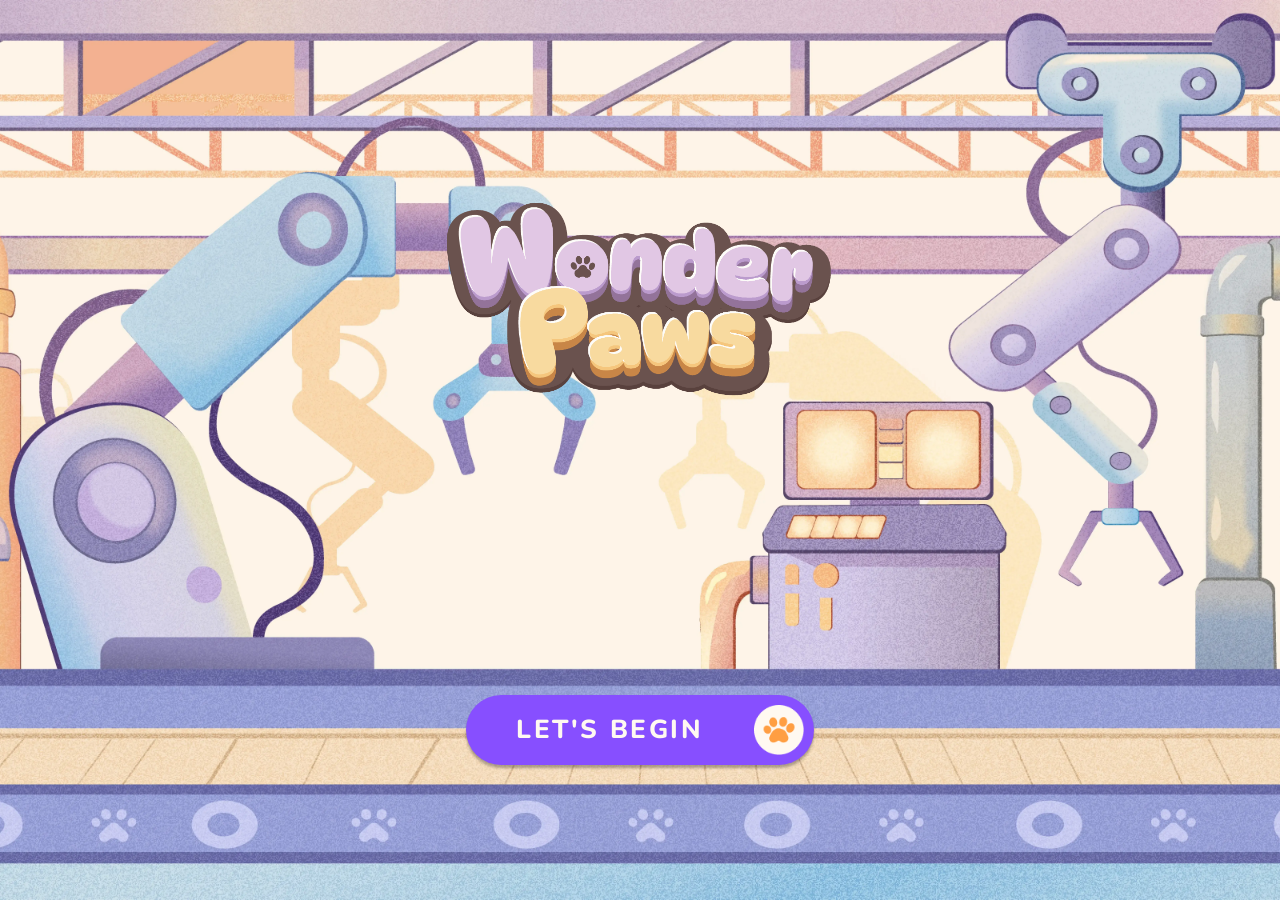
<file: index.html>
<!DOCTYPE html>
<html lang="en">

<head>
    <meta charset="UTF-8">
    <meta name="viewport" content="width=device-width, initial-scale=1.0">
    <title>Homepage - WonderPaws Foundry</title>
    <link rel="stylesheet" href="CSS/general.css">
    <link rel="stylesheet" href="CSS/index.css">
    <link rel="icon" type="image/svg+xml" href="SVG/favicons.svg">
</head>

<body>
    <div class="content">
        <div id="index">
            <!-- <h1>Pet factory</h1>
            <h3>Create Your Perfect Pet</h3> -->
            <img src="img/logo.png" alt="Logo" class="logo">
            <button id="startButton" class="Home-btn" onclick="window.location.href='choose_animal.html';">
                LET'S BEGIN
                <img src="img/StartButtonIcon.png" alt="Button Icon" class="StartIcon">
            </button>
        </div>
    </div>
</body>

</html>
</file>
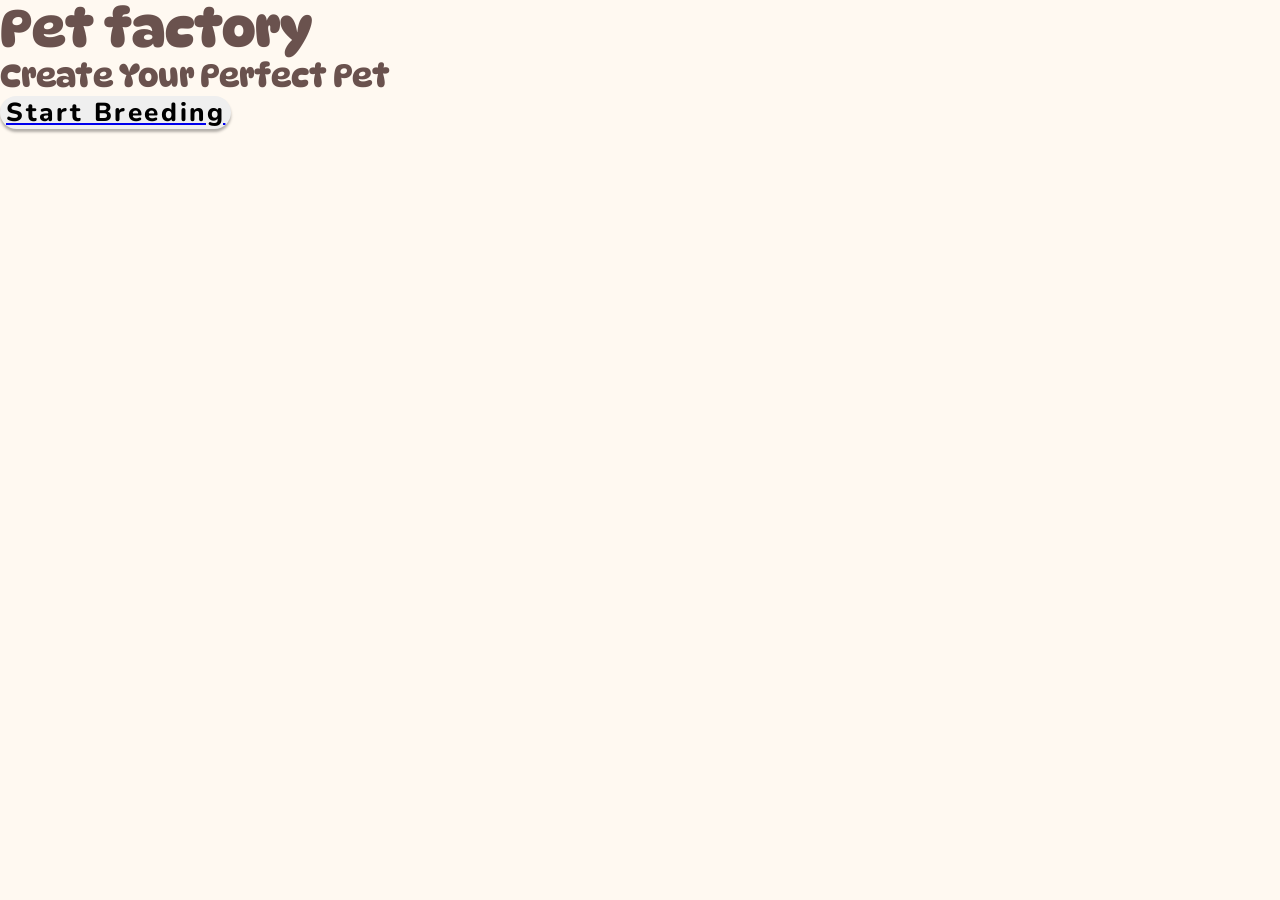
<file: html/index.html>
<!DOCTYPE html>
<html lang="en">

<head>
    <meta charset="UTF-8">
    <meta name="viewport" content="width=device-width, initial-scale=1.0">
    <title>Homepage</title>
    <link rel="stylesheet" href="../CSS/general.css">
</head>

<body>
    <h1>Pet factory</h1>
    <h3>Create Your Perfect Pet</h3>
    <a href="choose_animal.html"><button>Start Breeding</button></a>
</body>

</html>
</file>
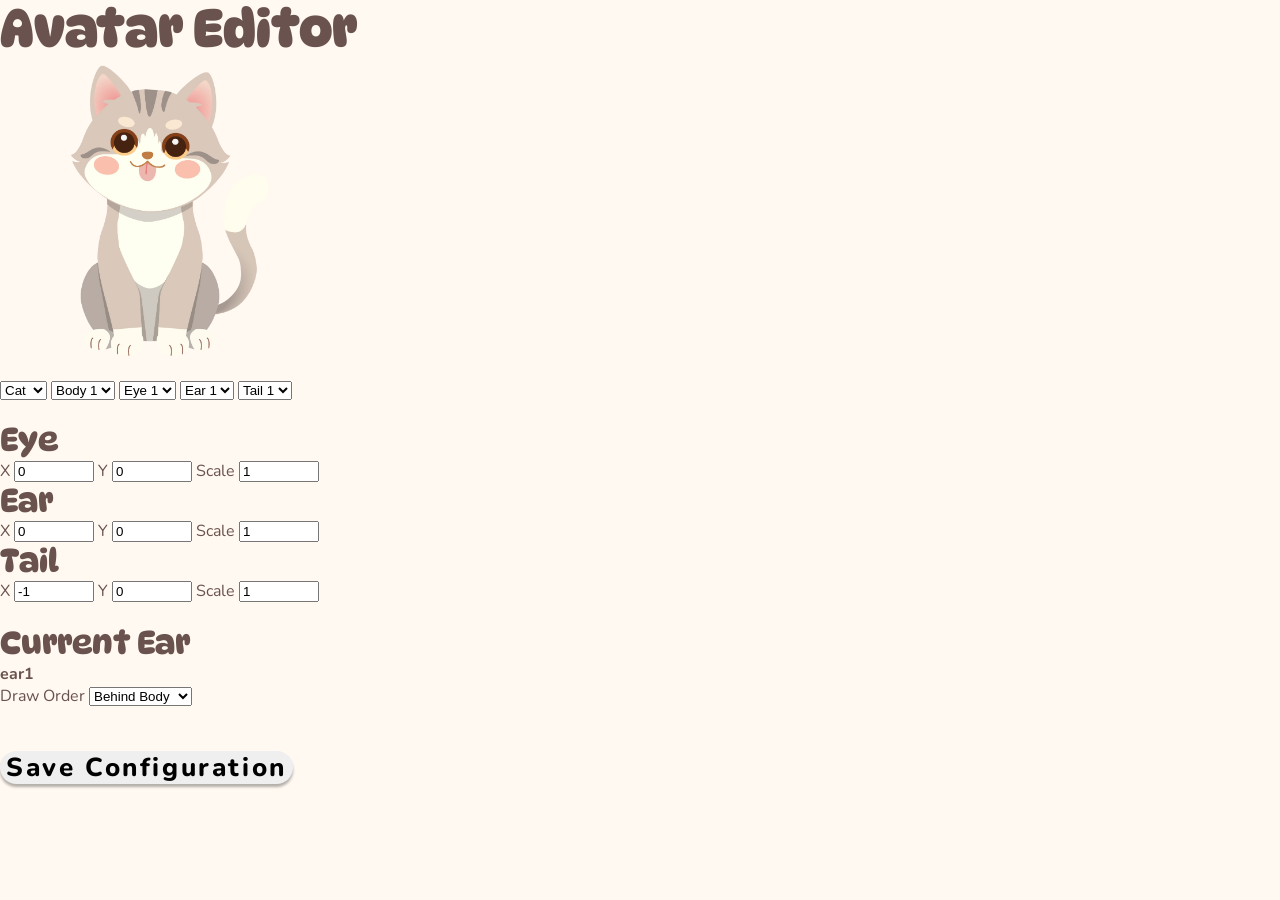
<file: admin.html>
<!DOCTYPE html>
<html lang="en">

<head>

    <meta charset="UTF-8">

    <meta name="viewport" content="width=device-width, initial-scale=1.0">

    <title>Avatar Admin - WonderPaws Foundry</title>

    <link rel="stylesheet" href="CSS/admin.css">
    <link rel="stylesheet" href="CSS/general.css">
    <link rel="icon" type="image/svg+xml" href="SVG/favicons.svg">
</head>


<body>

    <h1>Avatar Editor</h1>


    <!-- ================================================= -->
    <!-- Avatar Preview -->
    <!-- ================================================= -->

    <div class="avatar-container">

        <div class="avatar-stage">

            <!-- Tail must be behind body -->
            <img id="tailImg">

            <!-- Ear -->
            <img id="earImg">

            <!-- Body -->
            <img id="bodyImg">

            <!-- Eye -->
            <img id="eyeImg">

        </div>

    </div>


    <br>


    <!-- ================================================= -->
    <!-- Selection -->
    <!-- ================================================= -->

    <select id="animal">

        <option value="cat">
            Cat
        </option>

        <option value="dog">
            Dog
        </option>

    </select>


    <select id="body">

        <option value="body1">
            Body 1
        </option>

        <option value="body2">
            Body 2
        </option>

        <option value="body3">
            Body 3
        </option>

        <option value="body4">
            Body 4
        </option>

    </select>


    <select id="eye">

        <option value="eye1">
            Eye 1
        </option>

        <option value="eye2">
            Eye 2
        </option>

        <option value="eye3">
            Eye 3
        </option>

        <option value="eye4">
            Eye 4
        </option>

    </select>


    <select id="ear">

        <option value="ear1">
            Ear 1
        </option>

        <option value="ear2">
            Ear 2
        </option>

        <option value="ear3">
            Ear 3
        </option>

        <option value="ear4">
            Ear 4
        </option>

    </select>


    <select id="tail">

        <option value="tail1">
            Tail 1
        </option>

        <option value="tail2">
            Tail 2
        </option>

        <option value="tail3">
            Tail 3
        </option>

        <option value="tail4">
            Tail 4
        </option>

    </select>


    <!-- ================================================= -->
    <!-- Position Panel -->
    <!-- ================================================= -->

    <div class="panel">


        <!-- ========================== -->
        <!-- Eye -->
        <!-- ========================== -->

        <h3>Eye</h3>

        <label>
            X
            <input id="eyeX" type="number" step="0.1">
        </label>

        <label>
            Y
            <input id="eyeY" type="number" step="0.1">
        </label>

        <label>
            Scale
            <input id="eyeScale" type="number" step="0.01" min="0.01">
        </label>


        <!-- ========================== -->
        <!-- Ear -->
        <!-- ========================== -->

        <h3>Ear</h3>

        <label>
            X
            <input id="earX" type="number" step="0.1">
        </label>

        <label>
            Y
            <input id="earY" type="number" step="0.1">
        </label>

        <label>
            Scale
            <input id="earScale" type="number" step="0.01" min="0.01">
        </label>

        <!-- ========================== -->
        <!-- Tail -->
        <!-- ========================== -->

        <h3>Tail</h3>

        <label>
            X
            <input id="tailX" type="number" step="0.1">
        </label>

        <label>
            Y
            <input id="tailY" type="number" step="0.1">
        </label>

        <label>
            Scale
            <input id="tailScale" type="number" step="0.01" min="0.01">
        </label>


        <br><br>

        <h3>Current Ear</h3>

        <div class="ear-setting">

            <div class="current-ear">

                <strong id="currentEarName">
                    Ear 1
                </strong>

            </div>

            <label>

                Draw Order

                <select id="earFront">

                    <option value="false">
                        Behind Body
                    </option>

                    <option value="true">
                        Front of Body
                    </option>

                </select>

            </label>

        </div>

        <br><br>

        <button id="saveBtn" type="button">
            Save Configuration
        </button>
    </div>


    <!-- ================================================= -->
    <!-- JavaScript -->
    <!-- ================================================= -->

    <script src="JS/avatar.js?v=dev"></script>

    <script src="JS/admin.js?v=dev"></script>

</body>

</html>
</file>
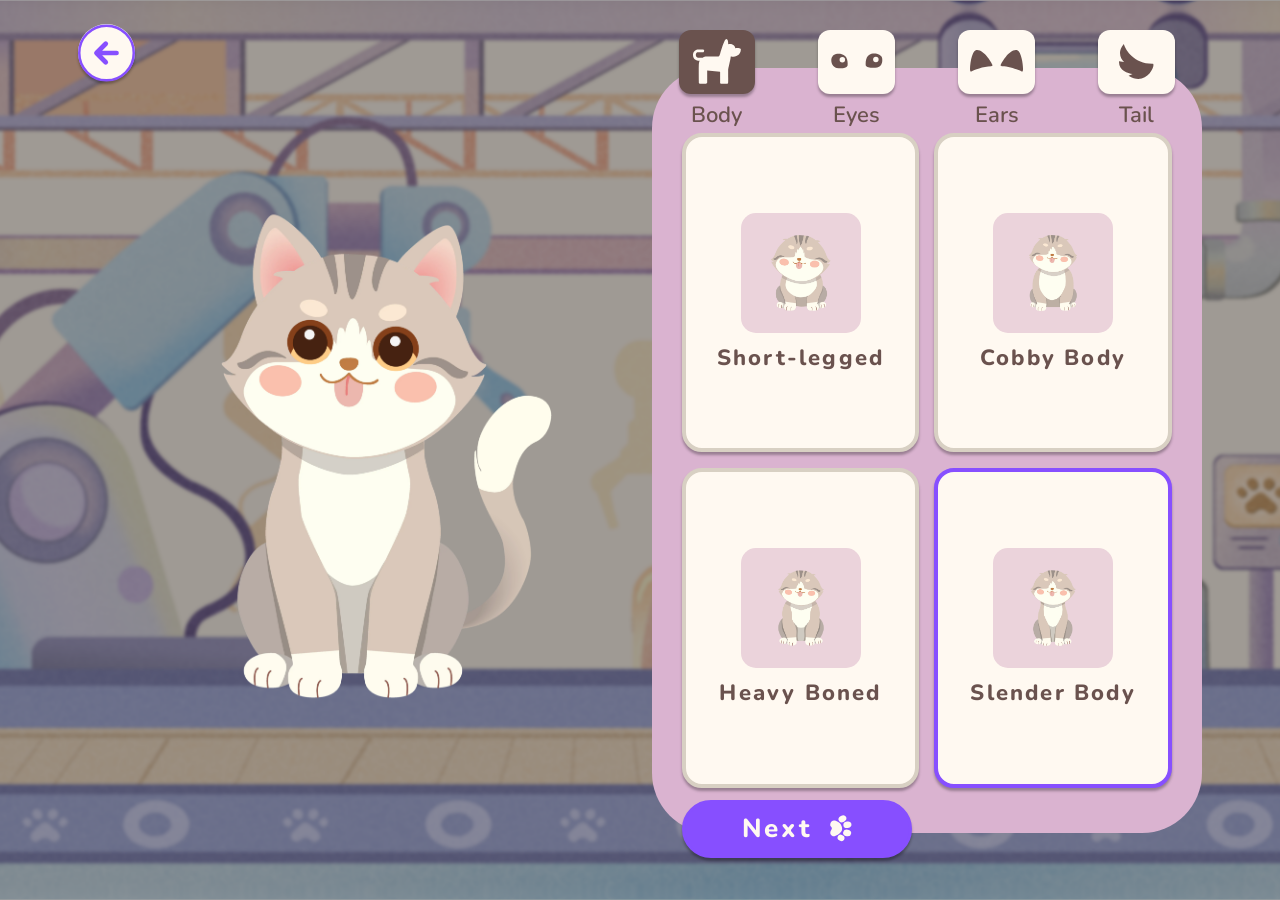
<file: cat.html>
<!DOCTYPE html>
<html lang="en">

<head>
    <meta charset="UTF-8">
    <meta name="viewport" content="width=device-width, initial-scale=1.0">
    <title>Cat - WonderPaws Foundry</title>
    <link rel="stylesheet" href="CSS/general.css">
    <link rel="stylesheet" href="CSS/question.css">
    <link rel="icon" type="image/svg+xml" href="SVG/favicons.svg">
</head>

<body class="cat">
    <div class="content">
        <div class="preview">
            <button id="homeBtn" class="backHome">
                <svg xmlns="http://www.w3.org/2000/svg" width="74" height="74" viewBox="0 0 74 74" fill="none">
                    <rect x="1.62281" y="1.62281" width="70.7544" height="70.7544" rx="35.3772" fill="#FFF9F1"
                        stroke="currentColor" stroke-width="3.24561" />
                    <path d="M36 49L24 37L36 25M25.6667 37H50" stroke="currentColor" stroke-width="6.12259"
                        stroke-linecap="round" stroke-linejoin="round" />
                </svg>
            </button>
            <!-- <h1 id="title"></h1>
            <p id="question"></p> -->

            <div class="avatar-container">

                <div class="avatar-stage">

                    <img id="tailImg" alt="Tail">

                    <img id="earImg" alt="Ear">

                    <img id="bodyImg" alt="Body">

                    <img id="eyeImg" alt="Eyes">

                </div>

            </div>
        </div>

        <div class="choosePart">
            <div class="choosePartbg">
                <div class="iconcontainer">
                    <div class="partIcon" data-part="body">
                        <div id="bodyIconContainer" class="Icon-c Icon-c-select">
                            <svg id="bodyIcon" xmlns="http://www.w3.org/2000/svg" width="51" height="47"
                                viewBox="0 0 51 47" fill="none">
                                <path
                                    d="M6.12932 26.3687C6.30438 23.8303 6.93168 22.9039 7.22345 22.758C4.26935 23.0862 -0.107402 21.4451 0.00201223 16.5215C0.0895432 12.5826 3.53977 11.2331 5.25394 11.0508H10.7246C12.2565 11.2696 11.9282 14.005 10.3964 14.005H5.25394C4.41512 13.9685 3.04378 14.4207 2.95625 16.5215C2.86872 18.6222 4.45157 19.5121 5.25394 19.6945C5.91042 19.6945 9.95873 19.9133 10.1776 19.6945C10.4097 19.4624 12.0376 18.3815 13.1317 18.3815C14.2259 18.3815 25.3861 18.6003 26.5896 18.3815C27.5525 18.2064 28.2308 16.3391 28.4497 15.4274C29.872 10.3943 33.1374 -1.72087e-05 34.9051 0C36.8745 1.91734e-05 36.9475 3.46476 36.8745 5.47067C42.4765 4.59536 44.1688 7.9507 44.3146 9.62838C45.1535 9.51896 47.1813 9.36578 48.5818 9.62838C49.9823 9.89097 50.2595 10.6131 50.223 10.9413C49.9604 18.0314 43.0382 18.9285 39.6099 18.4909C39.6099 20.0664 37.7863 28.1193 36.8745 31.9488C36.911 36.2524 36.962 45.0347 36.8745 45.7349C36.787 46.4352 36.4733 46.829 36.3274 46.9385H29.325C28.4497 46.9385 28.3767 46.1361 28.4497 45.7349V34.4653L14.8823 33.1523V45.7349C14.8823 46.5227 14.08 46.8655 13.6788 46.9385C11.9646 46.9749 8.27377 47.026 7.22345 46.9385C6.17314 46.8509 6.0564 46.0996 6.12932 45.7349C6.05637 40.3372 5.95425 28.9071 6.12932 26.3687Z"
                                    fill="currentColor" />
                            </svg>
                        </div>
                        <h5>Body</h5>
                    </div>
                    <div class="partIcon" data-part="eyes">
                        <div id="eyeIconContainer" class="Icon-c Icon-c-Unselect">
                            <svg id="eyeIcon" xmlns="http://www.w3.org/2000/svg" width="65" height="22"
                                viewBox="0 0 65 22" fill="none">
                                <path
                                    d="M63.0765 7.69615C63.8327 12.5493 62.0806 17.6148 57.1255 18.6058C52.8272 19.4654 44.2317 19.2677 43.2399 16.2924C42.5788 10.6722 44.2317 3.49295 50.183 2.07614C55.4723 0.816941 62.3203 2.84297 63.0765 7.69615Z"
                                    fill="currentColor" />
                                <circle cx="55.472" cy="9.01934" r="3.30596" fill="currentColor" />
                                <path
                                    d="M1.69387 8.30766C0.974258 12.9386 3.15848 18.2556 7.9755 19.2171C12.154 20.0511 19.5464 20.2089 21.2115 16.6648C21.8365 11.3014 20.7851 4.23452 14.2568 2.68746C7.72852 1.1404 2.41349 3.67674 1.69387 8.30766Z"
                                    fill="currentColor" />
                                <circle cx="3.30596" cy="3.30596" r="3.30596"
                                    transform="matrix(-1 0 0 1 18.2246 5.99316)" fill="currentColor" />
                            </svg>
                        </div>
                        <h5>Eyes</h5>
                    </div>
                    <div class="partIcon" data-part="ears">
                        <div id="earIconContainer" class="Icon-c Icon-c-Unselect">
                            <svg id="earIcon" xmlns="http://www.w3.org/2000/svg" width="65" height="27"
                                viewBox="0 0 65 27" fill="none">
                                <path
                                    d="M2.17935 25.7309C0.500072 26.706 0.193103 25.4375 0.215674 24.8506C-0.73229 22.3452 1.43445 2.09912 6.9193 0.203164C16.4668 -2.09907 26.436 16.3317 26.8946 17.6058C27.504 19.2991 26.6914 19.6367 25.608 19.6367C15.9928 19.7044 4.27845 24.5121 2.17935 25.7309Z"
                                    fill="currentColor" />
                                <path
                                    d="M61.9759 25.7265C63.6552 26.7016 63.9622 25.4331 63.9396 24.8462C64.8876 22.3408 62.7208 2.09473 57.236 0.198769C47.6885 -2.10347 37.7193 16.3273 37.2607 17.6015C36.6512 19.2947 37.4639 19.6323 38.5473 19.6323C48.1625 19.7 59.8768 24.5077 61.9759 25.7265Z"
                                    fill="currentColor" />
                            </svg>
                        </div>
                        <h5>Ears</h5>
                    </div>
                    <div class="partIcon" data-part="tail">
                        <div id="tailIconContainer" class="Icon-c Icon-c-Unselect">
                            <svg id="tailIcon" xmlns="http://www.w3.org/2000/svg" width="35" height="36"
                                viewBox="0 0 35 36" fill="none">
                                <path
                                    d="M33.691 19.7598C15.5413 20.0525 6.85676 6.70857 4.7832 0C-2.2425 8.19665 2.09992 15.3687 5.14935 17.9302L0.0262128 17.1983C-0.559262 26.2732 8.80834 29.5177 13.5653 30.0056L9.54018 31.8352C27.8363 43.5447 37.3503 19.7598 33.691 19.7598Z"
                                    fill="currentColor" />
                            </svg>
                        </div>
                        <h5>Tail</h5>
                    </div>
                </div>
                <div class="buttonGrid">
                    <button id="btn0" class="choose-btn">
                        <div class="choose-btn-image">
                            <img src="img/cat/button/body/body1.webp" alt="" class="animal-icon">
                        </div>
                        <span class="option-name"></span>
                    </button>

                    <button id="btn1" class="choose-btn">
                        <div class="choose-btn-image">
                            <img src="img/cat/button/body/body2.webp" alt="" class="animal-icon">
                        </div>
                        <span class="option-name"></span>
                    </button>

                    <button id="btn2" class="choose-btn">
                        <div class="choose-btn-image">
                            <img src="img/cat/button/body/body3.webp" alt="" class="animal-icon">
                        </div>
                        <span class="option-name"></span>
                    </button>

                    <button id="btn3" class="choose-btn">
                        <div class="choose-btn-image">
                            <img src="img/cat/button/body/body4.webp" alt="" class="animal-icon">
                        </div>
                        <span class="option-name"></span>
                    </button>
                </div>

                <div class="QuestionButtonLayout">
                    <button id="backBtn">
                        <svg id="backButtonIcon" xmlns="http://www.w3.org/2000/svg" width="25" height="29"
                            viewBox="0 0 25 29" fill="none">
                            <path
                                d="M20.8367 16.2741L20.862 16.3156C23.2567 20.2549 19.7006 22.8769 17.4139 22.1966C15.1775 21.5313 12.9504 20.5686 10.8338 17.7877C9.41283 15.9207 9.63511 13.871 10.3896 11.9442C11.5808 8.90179 13.0682 8.25927 16.2091 6.83584C20.6586 4.81932 22.9011 10.4117 20.9987 12.6198C19.6012 14.2421 19.9314 14.7852 20.8367 16.2741Z"
                                fill="currentColor" />
                            <ellipse cx="10.9233" cy="23.8841" rx="3.0178" ry="3.51652"
                                transform="rotate(-116.948 10.9233 23.8841)" fill="currentColor" />
                            <ellipse cx="4.80202" cy="18.9556" rx="3.26328" ry="4.05741"
                                transform="rotate(-101.471 4.80202 18.9556)" fill="currentColor" />
                            <ellipse cx="4.53414" cy="10.7317" rx="3.26328" ry="4.05741"
                                transform="rotate(-80.6396 4.53414 10.7317)" fill="currentColor" />
                            <ellipse cx="9.50959" cy="4.80819" rx="3.26328" ry="4.05741"
                                transform="rotate(-61.3762 9.50959 4.80819)" fill="currentColor" />
                        </svg>
                        Back
                    </button>
                    <button id="nextBtn">Next
                        <svg id="nextButtonIcon" xmlns="http://www.w3.org/2000/svg" width="25" height="29"
                            viewBox="0 0 25 29" fill="none">
                            <path
                                d="M4.10474 16.2741L4.07954 16.3156C1.68478 20.2549 5.24093 22.8769 7.5276 22.1966C9.76404 21.5313 11.9911 20.5686 14.1077 17.7877C15.5287 15.9207 15.3064 13.871 14.5519 11.9442C13.3607 8.90179 11.8733 8.25927 8.73243 6.83584C4.2829 4.81932 2.0404 10.4117 3.94274 12.6198C5.34033 14.2421 5.01007 14.7852 4.10474 16.2741Z"
                                fill="currentColor" />
                            <ellipse cx="3.0178" cy="3.51652" rx="3.0178" ry="3.51652"
                                transform="matrix(0.453188 -0.891415 -0.891415 -0.453188 15.7852 28.1679)"
                                fill="currentColor" />
                            <ellipse cx="3.26328" cy="4.05741" rx="3.26328" ry="4.05741"
                                transform="matrix(0.198867 -0.980026 -0.980026 -0.198867 23.4669 22.9606)"
                                fill="currentColor" />
                            <ellipse cx="3.26328" cy="4.05741" rx="3.26328" ry="4.05741"
                                transform="matrix(-0.162645 -0.986685 -0.986685 0.162645 24.9405 13.2917)"
                                fill="currentColor" />
                            <ellipse cx="3.26328" cy="4.05741" rx="3.26328" ry="4.05741"
                                transform="matrix(-0.479057 -0.877784 -0.877784 0.479057 20.5567 5.72892)"
                                fill="currentColor" />
                        </svg>
                    </button>
                </div>
            </div>
        </div>
    </div>

    <!--link to JavaScript file-->
    <script src="JS/avatar.js?v=dev" defer></script>
    <script src="JS/general.js?v=dev" defer></script>
    <script src="JS/cat.js?v=dev" defer></script>
</body>

</html>
</file>
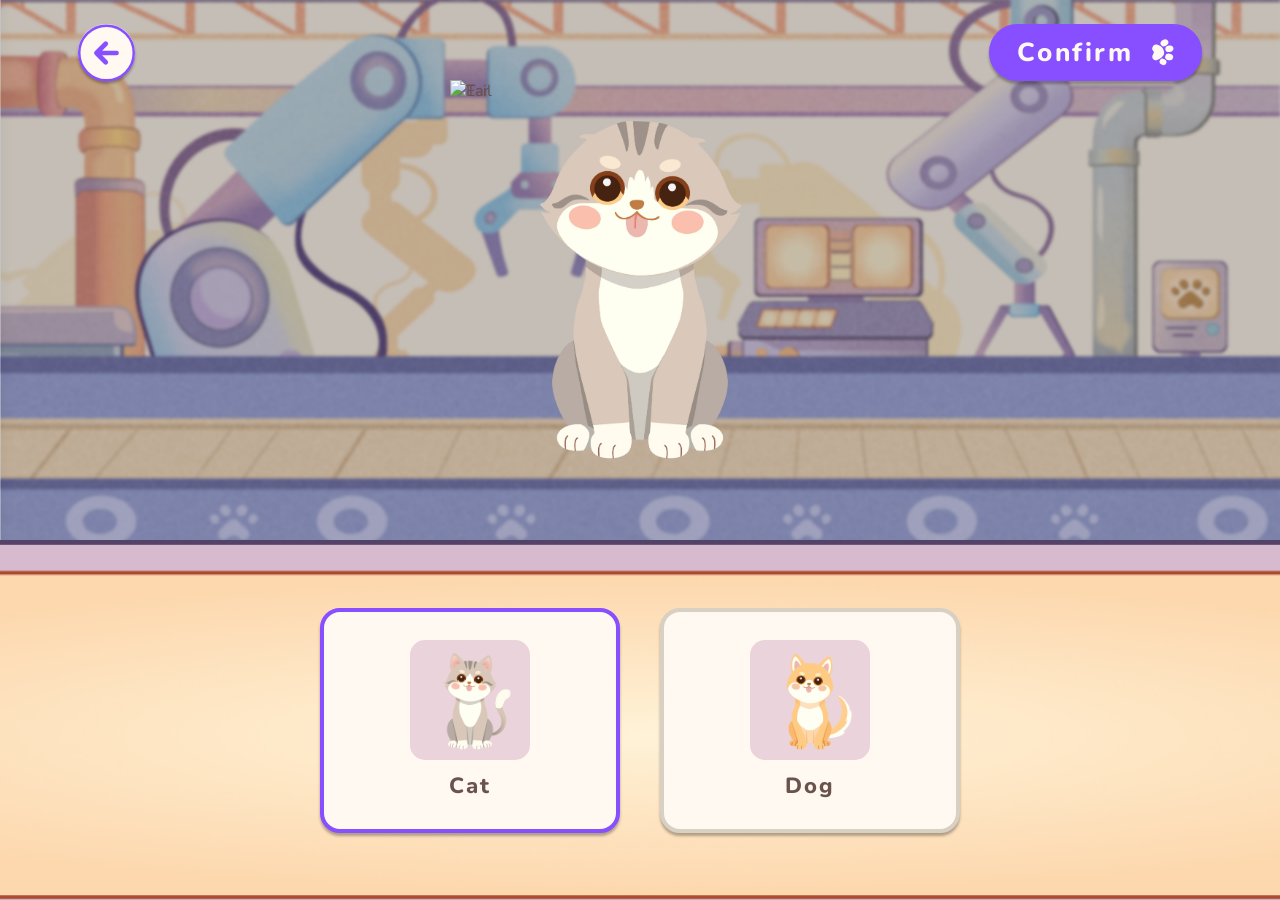
<file: choose_animal.html>
<!DOCTYPE html>
<html lang="en">

<head>
    <meta charset="UTF-8">
    <meta name="viewport" content="width=device-width, initial-scale=1.0">
    <title>Choose Your Animal - WonderPaws Foundry</title>
    <link rel="stylesheet" href="CSS/general.css">
    <link rel="stylesheet" href="CSS/choose_animal.css">
    <link rel="icon" type="image/svg+xml" href="SVG/favicons.svg">
</head>

<body>
    <div class="ChooseAnimal">
        <div class="content">
            <!-- <h1>Choose Your Animal</h1>
            <p>Select the type of animal you want to breed:</p> -->
            <div id="ChooseAnimalbutton">
                <button class="backHome" onclick="window.location.href='index.html';">
                    <svg xmlns="http://www.w3.org/2000/svg" width="74" height="74" viewBox="0 0 74 74" fill="none">
                        <rect x="1.62281" y="1.62281" width="70.7544" height="70.7544" rx="35.3772" fill="#FFF9F1"
                            stroke="currentColor" stroke-width="3.24561" />
                        <path d="M36 49L24 37L36 25M25.6667 37H50" stroke="currentColor" stroke-width="6.12259"
                            stroke-linecap="round" stroke-linejoin="round" />
                    </svg>
                </button>
                <button id="confirmBtn" class="rightpaws-button" type="button" onclick="confirmAnimal()">
                    Confirm
                    <svg id="nextButtonIcon" xmlns="http://www.w3.org/2000/svg" width="25" height="29"
                        viewBox="0 0 25 29" fill="none">
                        <path
                            d="M4.10474 16.2741L4.07954 16.3156C1.68478 20.2549 5.24093 22.8769 7.5276 22.1966C9.76404 21.5313 11.9911 20.5686 14.1077 17.7877C15.5287 15.9207 15.3064 13.871 14.5519 11.9442C13.3607 8.90179 11.8733 8.25927 8.73243 6.83584C4.2829 4.81932 2.0404 10.4117 3.94274 12.6198C5.34033 14.2421 5.01007 14.7852 4.10474 16.2741Z"
                            fill="currentColor" />
                        <ellipse cx="3.0178" cy="3.51652" rx="3.0178" ry="3.51652"
                            transform="matrix(0.453188 -0.891415 -0.891415 -0.453188 15.7852 28.1679)"
                            fill="currentColor" />
                        <ellipse cx="3.26328" cy="4.05741" rx="3.26328" ry="4.05741"
                            transform="matrix(0.198867 -0.980026 -0.980026 -0.198867 23.4669 22.9606)"
                            fill="currentColor" />
                        <ellipse cx="3.26328" cy="4.05741" rx="3.26328" ry="4.05741"
                            transform="matrix(-0.162645 -0.986685 -0.986685 0.162645 24.9405 13.2917)"
                            fill="currentColor" />
                        <ellipse cx="3.26328" cy="4.05741" rx="3.26328" ry="4.05741"
                            transform="matrix(-0.479057 -0.877784 -0.877784 0.479057 20.5567 5.72892)"
                            fill="currentColor" />
                    </svg>
                </button>
            </div>
            <div class="avatar-container">

                <div class="avatar-stage">

                    <img id="tailImg" alt="Tail">

                    <img id="earImg" alt="Ear">

                    <img id="bodyImg" alt="Body">

                    <img id="eyeImg" alt="Eyes">

                </div>
            </div>
        </div>
    </div>
    <div class="animal-selection">
        <div class="content">
            <!-- <button onclick="chooseAnimal('cat')">🐱 Cat</button>
            <button onclick="chooseAnimal('dog')">🐶 Dog</button> -->
            <button id="catBtn" class="choose-btn" type="button" onclick="selectAnimal('cat')">
                <div class="choose-btn-image">
                    <img src="img/Cat.png" alt="Cat Icon" class="animal-icon">
                </div>
                Cat
            </button>


            <button id="dogBtn" class="choose-btn" type="button" onclick="selectAnimal('dog')">
                <div class="choose-btn-image">
                    <img src="img/Dog.png" alt="Dog Icon" class="animal-icon">
                </div>
                Dog
            </button>
        </div>
    </div>

    <script src="JS/avatar.js?v=dev" defer></script>
    <script src="JS/chooseAnimal.js"></script>
</body>

</html>
</file>
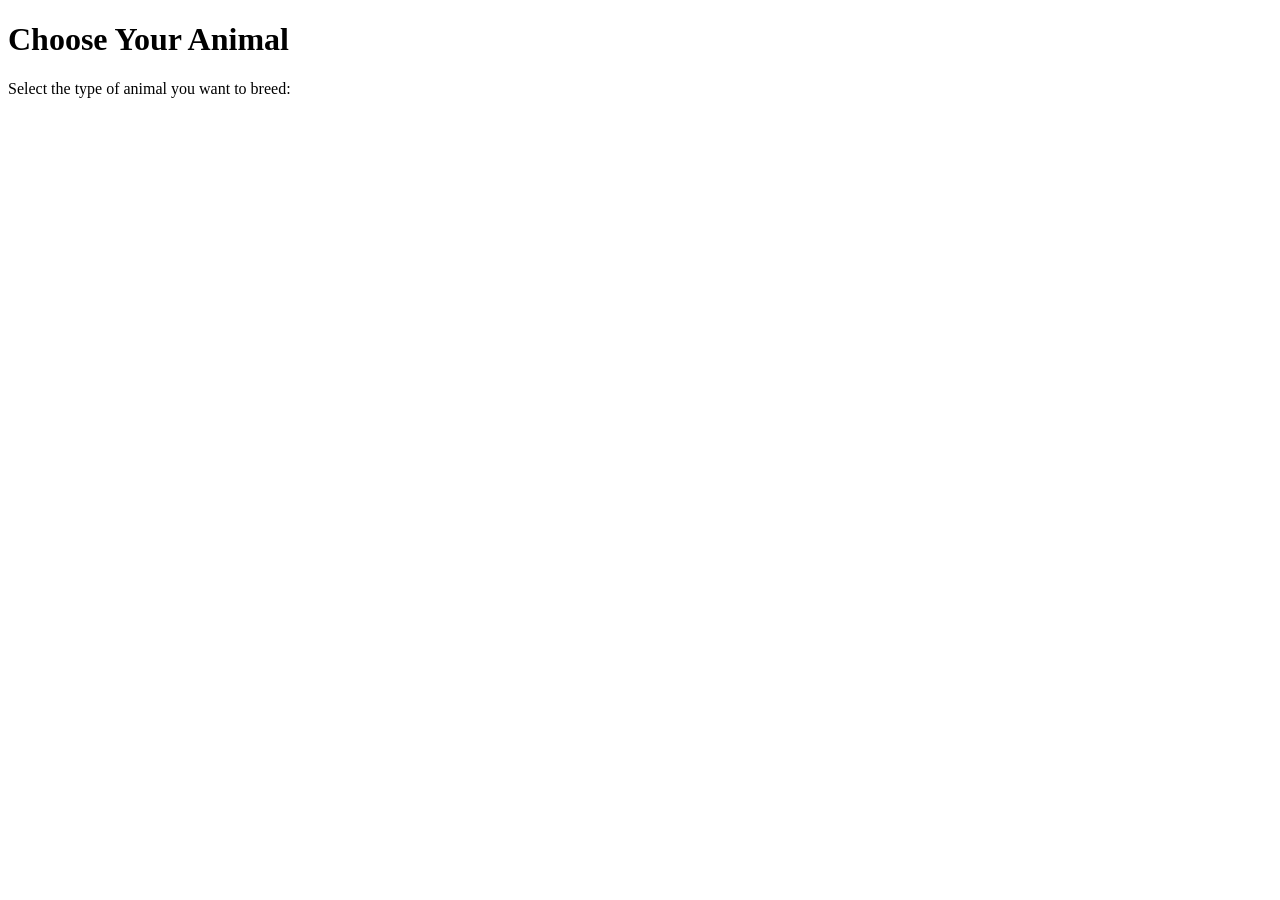
<file: ChooseAnimal.html>
<!DOCTYPE html>
<html lang="en">

<head>
    <meta charset="UTF-8">
    <meta name="viewport" content="width=device-width, initial-scale=1.0">
    <title>Choose Your Animal</title>
</head>

<body>
    <h1>Choose Your Animal</h1>
    <p>Select the type of animal you want to breed:</p>

</body>

</html>
</file>
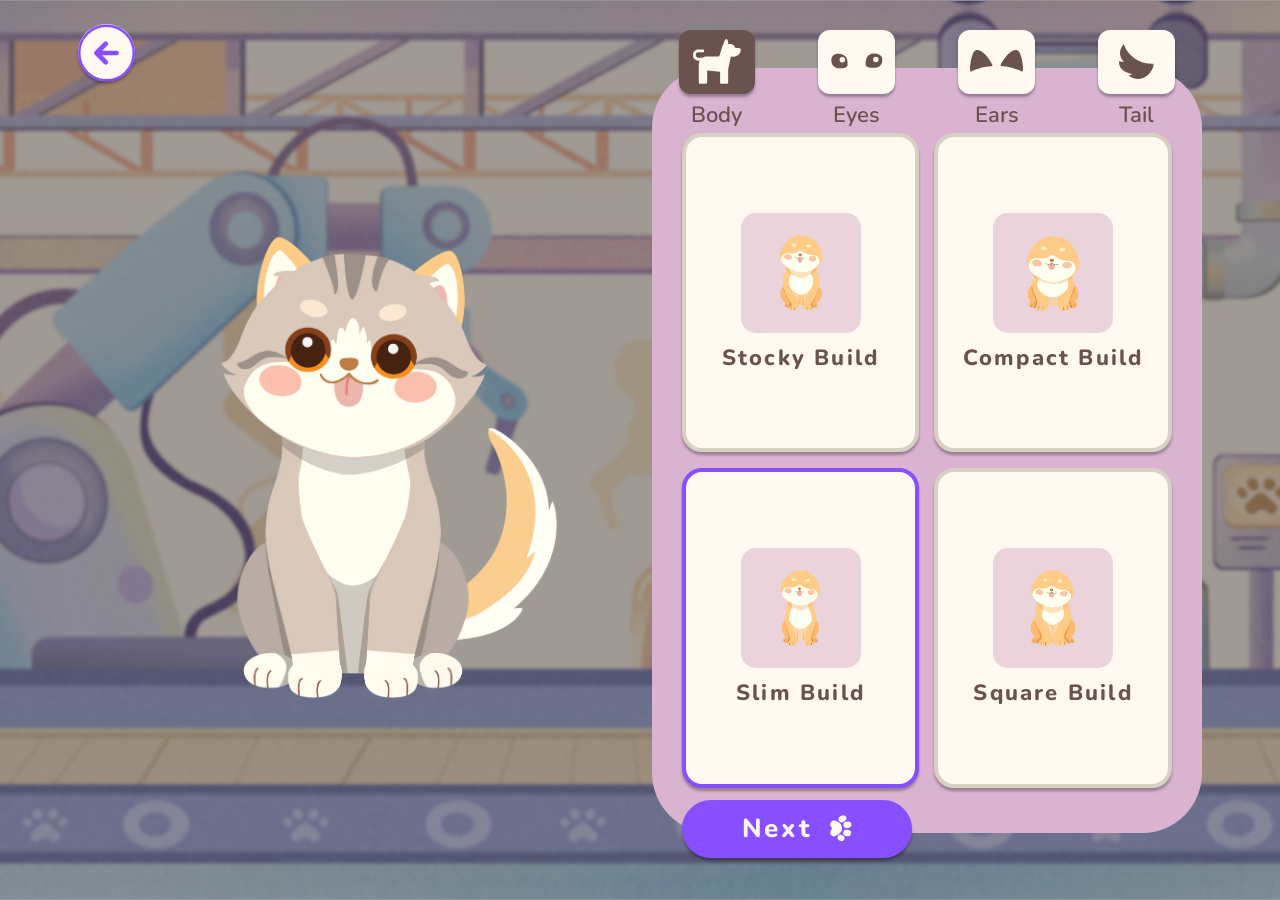
<file: dog.html>
<!DOCTYPE html>
<html lang="en">

<head>
    <meta charset="UTF-8">
    <meta name="viewport" content="width=device-width, initial-scale=1.0">
    <title>Dog - WonderPaws Foundry</title>
    <link rel="stylesheet" href="CSS/general.css">
    <link rel="stylesheet" href="CSS/question.css">
    <link rel="icon" type="image/svg+xml" href="SVG/favicons.svg">
</head>

<body class="dog">
    <div class="content">
        <div class="preview">
            <button id="homeBtn" class="backHome">
                <svg xmlns="http://www.w3.org/2000/svg" width="74" height="74" viewBox="0 0 74 74" fill="none">
                    <rect x="1.62281" y="1.62281" width="70.7544" height="70.7544" rx="35.3772" fill="#FFF9F1"
                        stroke="currentColor" stroke-width="3.24561" />
                    <path d="M36 49L24 37L36 25M25.6667 37H50" stroke="currentColor" stroke-width="6.12259"
                        stroke-linecap="round" stroke-linejoin="round" />
                </svg>
            </button>
            <!-- <h1 id="title"></h1>
            <p id="question"></p> -->

            <div class="avatar-container">

                <div class="avatar-stage">

                    <img id="tailImg" alt="Tail">

                    <img id="earImg" alt="Ear">

                    <img id="bodyImg" alt="Body">

                    <img id="eyeImg" alt="Eyes">

                </div>

            </div>
        </div>

        <div class="choosePart">
            <div class="choosePartbg">
                <div class="iconcontainer">
                    <div class="partIcon" data-part="body">
                        <div id="bodyIconContainer" class="Icon-c Icon-c-select">
                            <svg id="bodyIcon" xmlns="http://www.w3.org/2000/svg" width="51" height="47"
                                viewBox="0 0 51 47" fill="none">
                                <path
                                    d="M6.12932 26.3687C6.30438 23.8303 6.93168 22.9039 7.22345 22.758C4.26935 23.0862 -0.107402 21.4451 0.00201223 16.5215C0.0895432 12.5826 3.53977 11.2331 5.25394 11.0508H10.7246C12.2565 11.2696 11.9282 14.005 10.3964 14.005H5.25394C4.41512 13.9685 3.04378 14.4207 2.95625 16.5215C2.86872 18.6222 4.45157 19.5121 5.25394 19.6945C5.91042 19.6945 9.95873 19.9133 10.1776 19.6945C10.4097 19.4624 12.0376 18.3815 13.1317 18.3815C14.2259 18.3815 25.3861 18.6003 26.5896 18.3815C27.5525 18.2064 28.2308 16.3391 28.4497 15.4274C29.872 10.3943 33.1374 -1.72087e-05 34.9051 0C36.8745 1.91734e-05 36.9475 3.46476 36.8745 5.47067C42.4765 4.59536 44.1688 7.9507 44.3146 9.62838C45.1535 9.51896 47.1813 9.36578 48.5818 9.62838C49.9823 9.89097 50.2595 10.6131 50.223 10.9413C49.9604 18.0314 43.0382 18.9285 39.6099 18.4909C39.6099 20.0664 37.7863 28.1193 36.8745 31.9488C36.911 36.2524 36.962 45.0347 36.8745 45.7349C36.787 46.4352 36.4733 46.829 36.3274 46.9385H29.325C28.4497 46.9385 28.3767 46.1361 28.4497 45.7349V34.4653L14.8823 33.1523V45.7349C14.8823 46.5227 14.08 46.8655 13.6788 46.9385C11.9646 46.9749 8.27377 47.026 7.22345 46.9385C6.17314 46.8509 6.0564 46.0996 6.12932 45.7349C6.05637 40.3372 5.95425 28.9071 6.12932 26.3687Z"
                                    fill="currentColor" />
                            </svg>
                        </div>
                        <h5>Body</h5>
                    </div>
                    <div class="partIcon" data-part="eyes">
                        <div id="eyeIconContainer" class="Icon-c Icon-c-Unselect">
                            <svg id="eyeIcon" xmlns="http://www.w3.org/2000/svg" width="65" height="22"
                                viewBox="0 0 65 22" fill="none">
                                <path
                                    d="M63.0765 7.69615C63.8327 12.5493 62.0806 17.6148 57.1255 18.6058C52.8272 19.4654 44.2317 19.2677 43.2399 16.2924C42.5788 10.6722 44.2317 3.49295 50.183 2.07614C55.4723 0.816941 62.3203 2.84297 63.0765 7.69615Z"
                                    fill="currentColor" />
                                <circle cx="55.472" cy="9.01934" r="3.30596" fill="currentColor" />
                                <path
                                    d="M1.69387 8.30766C0.974258 12.9386 3.15848 18.2556 7.9755 19.2171C12.154 20.0511 19.5464 20.2089 21.2115 16.6648C21.8365 11.3014 20.7851 4.23452 14.2568 2.68746C7.72852 1.1404 2.41349 3.67674 1.69387 8.30766Z"
                                    fill="currentColor" />
                                <circle cx="3.30596" cy="3.30596" r="3.30596"
                                    transform="matrix(-1 0 0 1 18.2246 5.99316)" fill="currentColor" />
                            </svg>
                        </div>
                        <h5>Eyes</h5>
                    </div>
                    <div class="partIcon" data-part="ears">
                        <div id="earIconContainer" class="Icon-c Icon-c-Unselect">
                            <svg id="earIcon" xmlns="http://www.w3.org/2000/svg" width="65" height="27"
                                viewBox="0 0 65 27" fill="none">
                                <path
                                    d="M2.17935 25.7309C0.500072 26.706 0.193103 25.4375 0.215674 24.8506C-0.73229 22.3452 1.43445 2.09912 6.9193 0.203164C16.4668 -2.09907 26.436 16.3317 26.8946 17.6058C27.504 19.2991 26.6914 19.6367 25.608 19.6367C15.9928 19.7044 4.27845 24.5121 2.17935 25.7309Z"
                                    fill="currentColor" />
                                <path
                                    d="M61.9759 25.7265C63.6552 26.7016 63.9622 25.4331 63.9396 24.8462C64.8876 22.3408 62.7208 2.09473 57.236 0.198769C47.6885 -2.10347 37.7193 16.3273 37.2607 17.6015C36.6512 19.2947 37.4639 19.6323 38.5473 19.6323C48.1625 19.7 59.8768 24.5077 61.9759 25.7265Z"
                                    fill="currentColor" />
                            </svg>
                        </div>
                        <h5>Ears</h5>
                    </div>
                    <div class="partIcon" data-part="tail">
                        <div id="tailIconContainer" class="Icon-c Icon-c-Unselect">
                            <svg id="tailIcon" xmlns="http://www.w3.org/2000/svg" width="35" height="36"
                                viewBox="0 0 35 36" fill="none">
                                <path
                                    d="M33.691 19.7598C15.5413 20.0525 6.85676 6.70857 4.7832 0C-2.2425 8.19665 2.09992 15.3687 5.14935 17.9302L0.0262128 17.1983C-0.559262 26.2732 8.80834 29.5177 13.5653 30.0056L9.54018 31.8352C27.8363 43.5447 37.3503 19.7598 33.691 19.7598Z"
                                    fill="currentColor" />
                            </svg>
                        </div>
                        <h5>Tail</h5>
                    </div>
                </div>
                <div class="buttonGrid">
                    <button id="btn0" class="choose-btn">
                        <div class="choose-btn-image">
                            <img src="img/dog/button/body/body1.webp" alt="" class="animal-icon">
                        </div>
                        <span class="option-name"></span>
                    </button>

                    <button id="btn1" class="choose-btn">
                        <div class="choose-btn-image">
                            <img src="img/dog/button/body/body2.webp" alt="" class="animal-icon">
                        </div>
                        <span class="option-name"></span>
                    </button>

                    <button id="btn2" class="choose-btn">
                        <div class="choose-btn-image">
                            <img src="img/dog/button/body/body3.webp" alt="" class="animal-icon">
                        </div>
                        <span class="option-name"></span>
                    </button>

                    <button id="btn3" class="choose-btn">
                        <div class="choose-btn-image">
                            <img src="img/dog/button/body/body4.webp" alt="" class="animal-icon">
                        </div>
                        <span class="option-name"></span>
                    </button>
                </div>

                <div class="QuestionButtonLayout">
                    <button id="backBtn">
                        <svg id="backButtonIcon" xmlns="http://www.w3.org/2000/svg" width="25" height="29"
                            viewBox="0 0 25 29" fill="none">
                            <path
                                d="M20.8367 16.2741L20.862 16.3156C23.2567 20.2549 19.7006 22.8769 17.4139 22.1966C15.1775 21.5313 12.9504 20.5686 10.8338 17.7877C9.41283 15.9207 9.63511 13.871 10.3896 11.9442C11.5808 8.90179 13.0682 8.25927 16.2091 6.83584C20.6586 4.81932 22.9011 10.4117 20.9987 12.6198C19.6012 14.2421 19.9314 14.7852 20.8367 16.2741Z"
                                fill="currentColor" />
                            <ellipse cx="10.9233" cy="23.8841" rx="3.0178" ry="3.51652"
                                transform="rotate(-116.948 10.9233 23.8841)" fill="currentColor" />
                            <ellipse cx="4.80202" cy="18.9556" rx="3.26328" ry="4.05741"
                                transform="rotate(-101.471 4.80202 18.9556)" fill="currentColor" />
                            <ellipse cx="4.53414" cy="10.7317" rx="3.26328" ry="4.05741"
                                transform="rotate(-80.6396 4.53414 10.7317)" fill="currentColor" />
                            <ellipse cx="9.50959" cy="4.80819" rx="3.26328" ry="4.05741"
                                transform="rotate(-61.3762 9.50959 4.80819)" fill="currentColor" />
                        </svg>
                        Back
                    </button>
                    <button id="nextBtn">Next
                        <svg id="nextButtonIcon" xmlns="http://www.w3.org/2000/svg" width="25" height="29"
                            viewBox="0 0 25 29" fill="none">
                            <path
                                d="M4.10474 16.2741L4.07954 16.3156C1.68478 20.2549 5.24093 22.8769 7.5276 22.1966C9.76404 21.5313 11.9911 20.5686 14.1077 17.7877C15.5287 15.9207 15.3064 13.871 14.5519 11.9442C13.3607 8.90179 11.8733 8.25927 8.73243 6.83584C4.2829 4.81932 2.0404 10.4117 3.94274 12.6198C5.34033 14.2421 5.01007 14.7852 4.10474 16.2741Z"
                                fill="currentColor" />
                            <ellipse cx="3.0178" cy="3.51652" rx="3.0178" ry="3.51652"
                                transform="matrix(0.453188 -0.891415 -0.891415 -0.453188 15.7852 28.1679)"
                                fill="currentColor" />
                            <ellipse cx="3.26328" cy="4.05741" rx="3.26328" ry="4.05741"
                                transform="matrix(0.198867 -0.980026 -0.980026 -0.198867 23.4669 22.9606)"
                                fill="currentColor" />
                            <ellipse cx="3.26328" cy="4.05741" rx="3.26328" ry="4.05741"
                                transform="matrix(-0.162645 -0.986685 -0.986685 0.162645 24.9405 13.2917)"
                                fill="currentColor" />
                            <ellipse cx="3.26328" cy="4.05741" rx="3.26328" ry="4.05741"
                                transform="matrix(-0.479057 -0.877784 -0.877784 0.479057 20.5567 5.72892)"
                                fill="currentColor" />
                        </svg>
                    </button>
                </div>
            </div>
        </div>
    </div>

    <!--link to JavaScript file-->
    <script src="JS/avatar.js?v=dev" defer></script>
    <script src="JS/general.js?v=dev" defer></script>
    <script src="JS/dog.js?v=dev" defer></script>
</body>

</html>
</file>
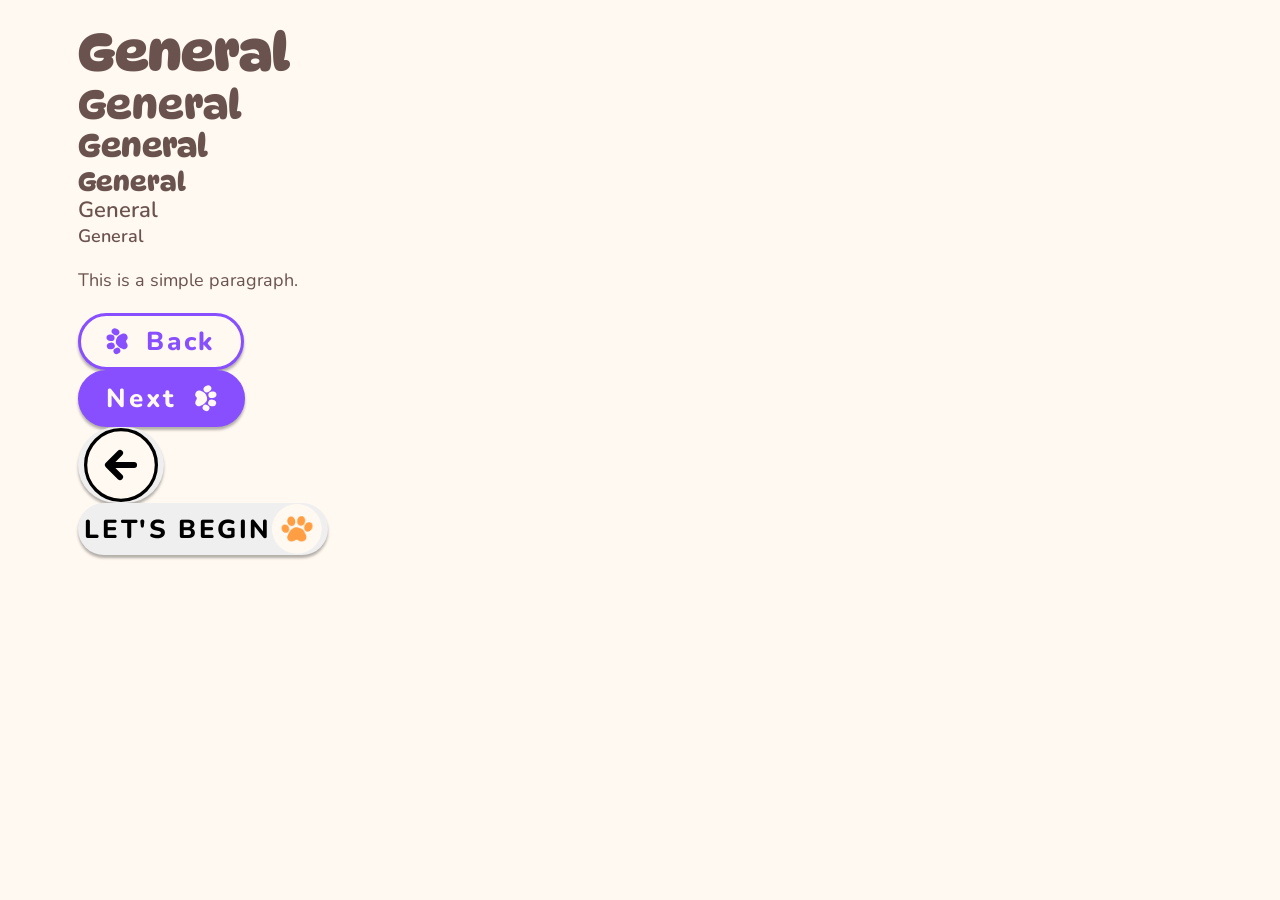
<file: general.html>
<!DOCTYPE html>
<html lang="en">

<head>
    <meta charset="UTF-8">
    <meta name="viewport" content="width=device-width, initial-scale=1.0">
    <title>General - WonderPaws Foundry</title>
    <link rel="stylesheet" href="CSS/general.css">
</head>

<body>
    <div class="content">
        <h1>General</h1>
        <h2>General</h2>
        <h3>General</h3>
        <h4>General</h4>
        <h5>General</h5>
        <h6>General</h6>
        <p>This is a simple paragraph.</p>
        <button id="backBtn">
            <svg id="backButtonIcon" xmlns="http://www.w3.org/2000/svg" width="25" height="29" viewBox="0 0 25 29"
                fill="none">
                <path
                    d="M20.8367 16.2741L20.862 16.3156C23.2567 20.2549 19.7006 22.8769 17.4139 22.1966C15.1775 21.5313 12.9504 20.5686 10.8338 17.7877C9.41283 15.9207 9.63511 13.871 10.3896 11.9442C11.5808 8.90179 13.0682 8.25927 16.2091 6.83584C20.6586 4.81932 22.9011 10.4117 20.9987 12.6198C19.6012 14.2421 19.9314 14.7852 20.8367 16.2741Z"
                    fill="currentColor" />
                <ellipse cx="10.9233" cy="23.8841" rx="3.0178" ry="3.51652" transform="rotate(-116.948 10.9233 23.8841)"
                    fill="currentColor" />
                <ellipse cx="4.80202" cy="18.9556" rx="3.26328" ry="4.05741"
                    transform="rotate(-101.471 4.80202 18.9556)" fill="currentColor" />
                <ellipse cx="4.53414" cy="10.7317" rx="3.26328" ry="4.05741"
                    transform="rotate(-80.6396 4.53414 10.7317)" fill="currentColor" />
                <ellipse cx="9.50959" cy="4.80819" rx="3.26328" ry="4.05741"
                    transform="rotate(-61.3762 9.50959 4.80819)" fill="currentColor" />
            </svg>
            Back
        </button>
        <button id="nextBtn">Next
            <svg id="nextButtonIcon" xmlns="http://www.w3.org/2000/svg" width="25" height="29" viewBox="0 0 25 29"
                fill="none">
                <path
                    d="M4.10474 16.2741L4.07954 16.3156C1.68478 20.2549 5.24093 22.8769 7.5276 22.1966C9.76404 21.5313 11.9911 20.5686 14.1077 17.7877C15.5287 15.9207 15.3064 13.871 14.5519 11.9442C13.3607 8.90179 11.8733 8.25927 8.73243 6.83584C4.2829 4.81932 2.0404 10.4117 3.94274 12.6198C5.34033 14.2421 5.01007 14.7852 4.10474 16.2741Z"
                    fill="currentColor" />
                <ellipse cx="3.0178" cy="3.51652" rx="3.0178" ry="3.51652"
                    transform="matrix(0.453188 -0.891415 -0.891415 -0.453188 15.7852 28.1679)" fill="currentColor" />
                <ellipse cx="3.26328" cy="4.05741" rx="3.26328" ry="4.05741"
                    transform="matrix(0.198867 -0.980026 -0.980026 -0.198867 23.4669 22.9606)" fill="currentColor" />
                <ellipse cx="3.26328" cy="4.05741" rx="3.26328" ry="4.05741"
                    transform="matrix(-0.162645 -0.986685 -0.986685 0.162645 24.9405 13.2917)" fill="currentColor" />
                <ellipse cx="3.26328" cy="4.05741" rx="3.26328" ry="4.05741"
                    transform="matrix(-0.479057 -0.877784 -0.877784 0.479057 20.5567 5.72892)" fill="currentColor" />
            </svg>
        </button>
        <button id="backHome" onclick="window.location.href='index.html';">
            <svg xmlns="http://www.w3.org/2000/svg" width="74" height="74" viewBox="0 0 74 74" fill="none">
                <rect x="1.62281" y="1.62281" width="70.7544" height="70.7544" rx="35.3772" fill="#FFF9F1"
                    stroke="currentColor" stroke-width="3.24561" />
                <path d="M36 49L24 37L36 25M25.6667 37H50" stroke="currentColor" stroke-width="6.12259"
                    stroke-linecap="round" stroke-linejoin="round" />
            </svg>
        </button>
        <button id="startButton" onclick="window.location.href='choose_animal.html';">
            LET'S BEGIN
            <img src="img/StartButtonIcon.png" alt="Button Icon" class="StartIcon">
        </button>
    </div>
</body>

</html>
</file>
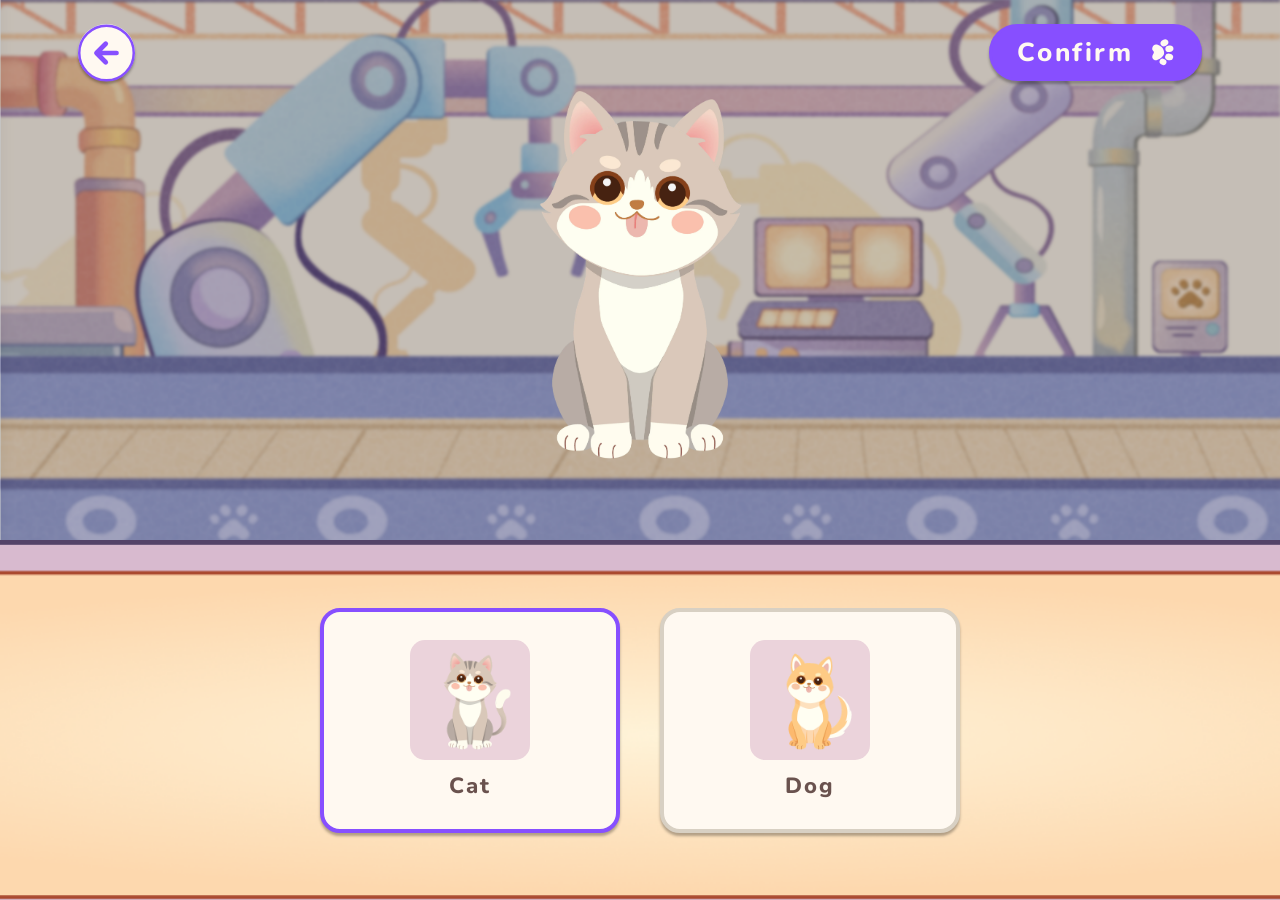
<file: result.html>
<!DOCTYPE html>
<html lang="en">

<head>
    <meta charset="UTF-8">
    <meta name="viewport" content="width=device-width, initial-scale=1.0">
    <title>Result - WonderPaws Foundry</title>
    <link rel="stylesheet" href="CSS/general.css">
    <link rel="stylesheet" href="CSS/result.css">
    <link rel="icon" type="image/svg+xml" href="SVG/favicons.svg">
</head>

<body>
    <!-- IMG -->
    <div id="endingBg">
        <div class="content">
            <h1 class="result-title" id="overall-risk">Requires Care</h1>
            <div class="avatar-container">
                <div class="avatar-stage">

                    <img id="tailImg" alt="Tail">

                    <img id="earImg" alt="Ear">

                    <img id="bodyImg" alt="Body">

                    <img id="eyeImg" alt="Eyes">

                </div>
            </div>
        </div>
    </div>

    <div class="content features-c">
        <!-- <h1 id="animal-title"></h1> -->
        <!-- <p id="overall-risk"></p> -->
        <!-- <h3>Selected Features</h3> -->
        <!-- <div id="animal-image"></div> -->
        <div class="features-title-c">
            <h1 class="result-cardTitle">WHAT YOU <span class="keyword">CHOSE</span></h1>
            <h5 class="result-cardTitle">Four choices. Four features. What comes with them?</h5>
        </div>
        <div id="card-container"></div>

        <div id="restartBtnBg">
            <!-- <img src="img/MakeOtherImg.png" alt="Make Another Friend" class="MakeOtherImg"> -->
            <div id="restartBtnContainer">
                <h2>Would you make the <span class="keyword">same choice</span> again ?</h2>
                <button id="restartBtn" class="Home-btn">
                    Meet Another
                    <img src="img/StartButtonIcon.png" alt="Button Icon" class="StartIcon">
                </button>
            </div>
        </div>

    </div>

    <div class="footer">
        <div class="content">
            <div class="footer-content">
                <a href="https://wonderpaws.zhitinggg.com/"><img src="img/FooterLogo.png" alt="Logo" class="logo"></a>
                <h6 class="footer-text">zhitingtan0929@gmail.com</h6>
                <h6 class="footer-text">+0126886227</h6>
            </div>
        </div>
    </div>

    <div class="AllRights-container">
        <div class="content AllRights">
            <h6 class="footer-text">© 2026 Wonder Paws. All rights reserved.</h6>
        </div>
    </div>

    <!--link to JavaScript file-->
    <script src="JS/avatar.js?v=dev" defer></script>
    <script src="JS/result.js?v=dev" defer></script>
</body>

</html>
</file>
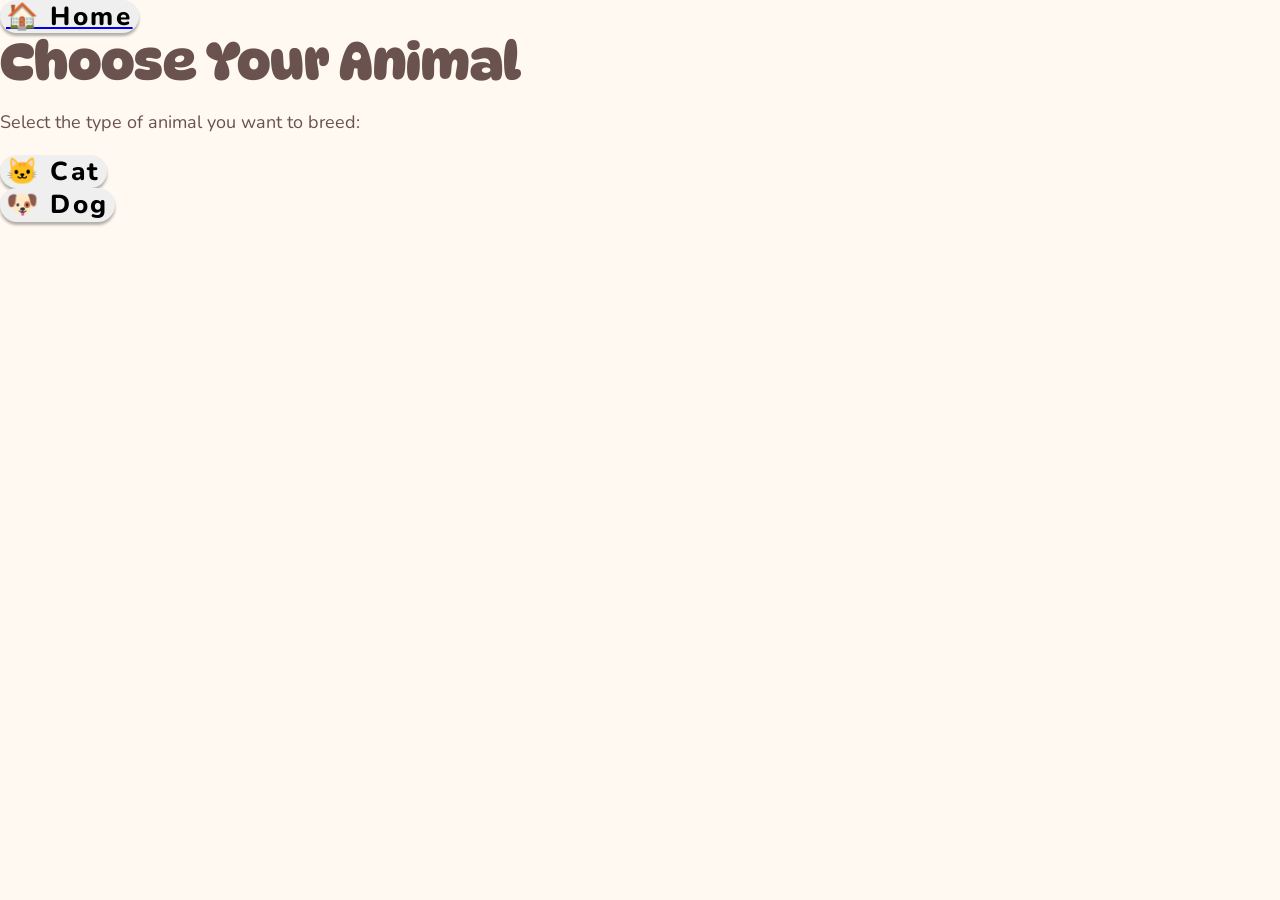
<file: html/choose_animal.html>
<!DOCTYPE html>
<html lang="en">

<head>
    <meta charset="UTF-8">
    <meta name="viewport" content="width=device-width, initial-scale=1.0">
    <title>Choose Your Animal</title>
    <link rel="stylesheet" href="../CSS/general.css">
</head>

<body>
    <a href="index.html"><button>🏠 Home</button></a>
    <h1>Choose Your Animal</h1>
    <p>Select the type of animal you want to breed:</p>
    <button onclick="chooseAnimal('cat')">🐱 Cat</button>
    <button onclick="chooseAnimal('dog')">🐶 Dog</button>

    <script src="../JS/chooseAnimal.js"></script>
</body>

</html>
</file>
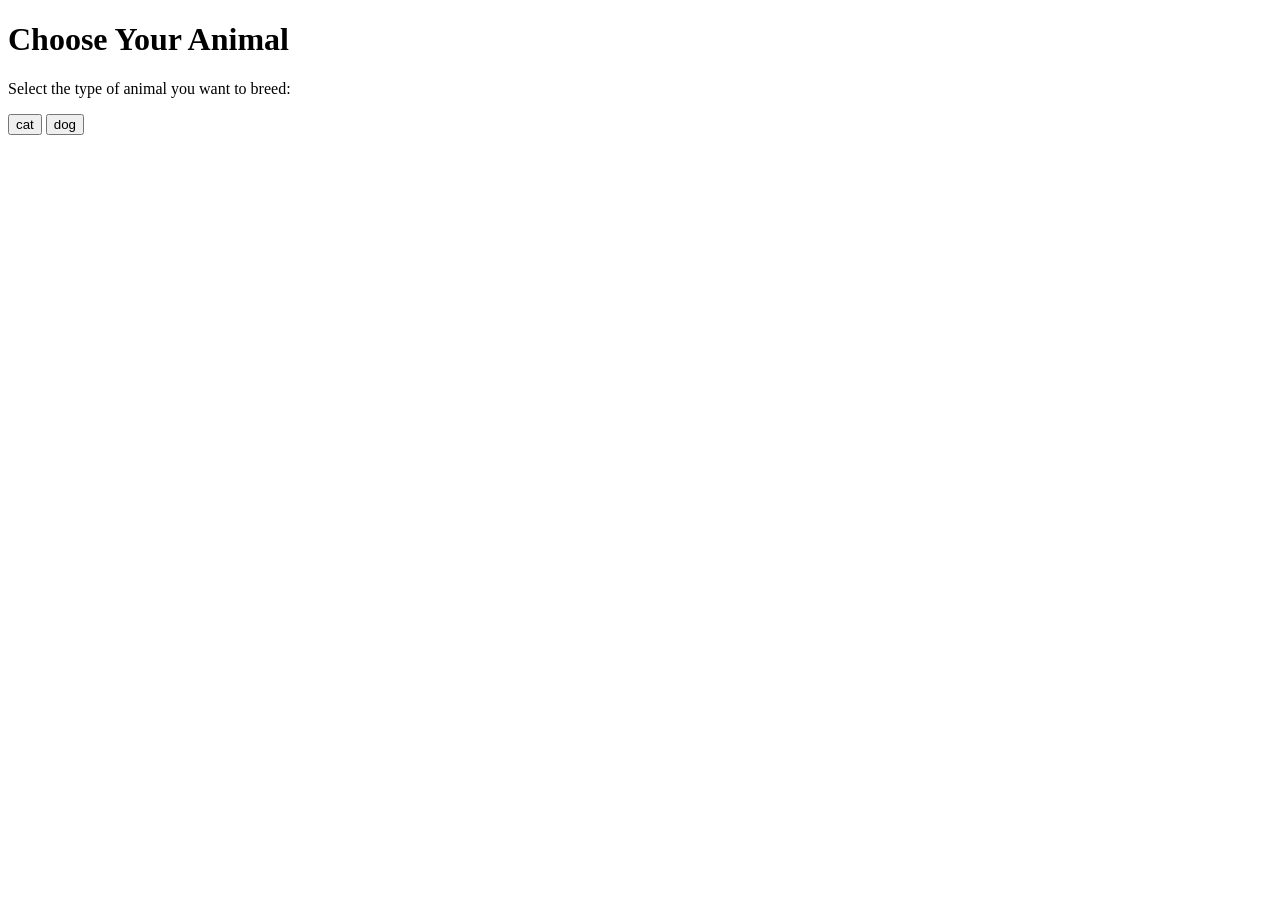
<file: html/ChooseAnimal.html>
<!DOCTYPE html>
<html lang="en">

<head>
    <meta charset="UTF-8">
    <meta name="viewport" content="width=device-width, initial-scale=1.0">
    <title>Choose Your Animal</title>
</head>

<body>
    <h1>Choose Your Animal</h1>
    <p>Select the type of animal you want to breed:</p>
    <a href="cat.html"><button>cat</button></a>
    <a href="dog.html"><button>dog</button></a>
</body>

</html>
</file>
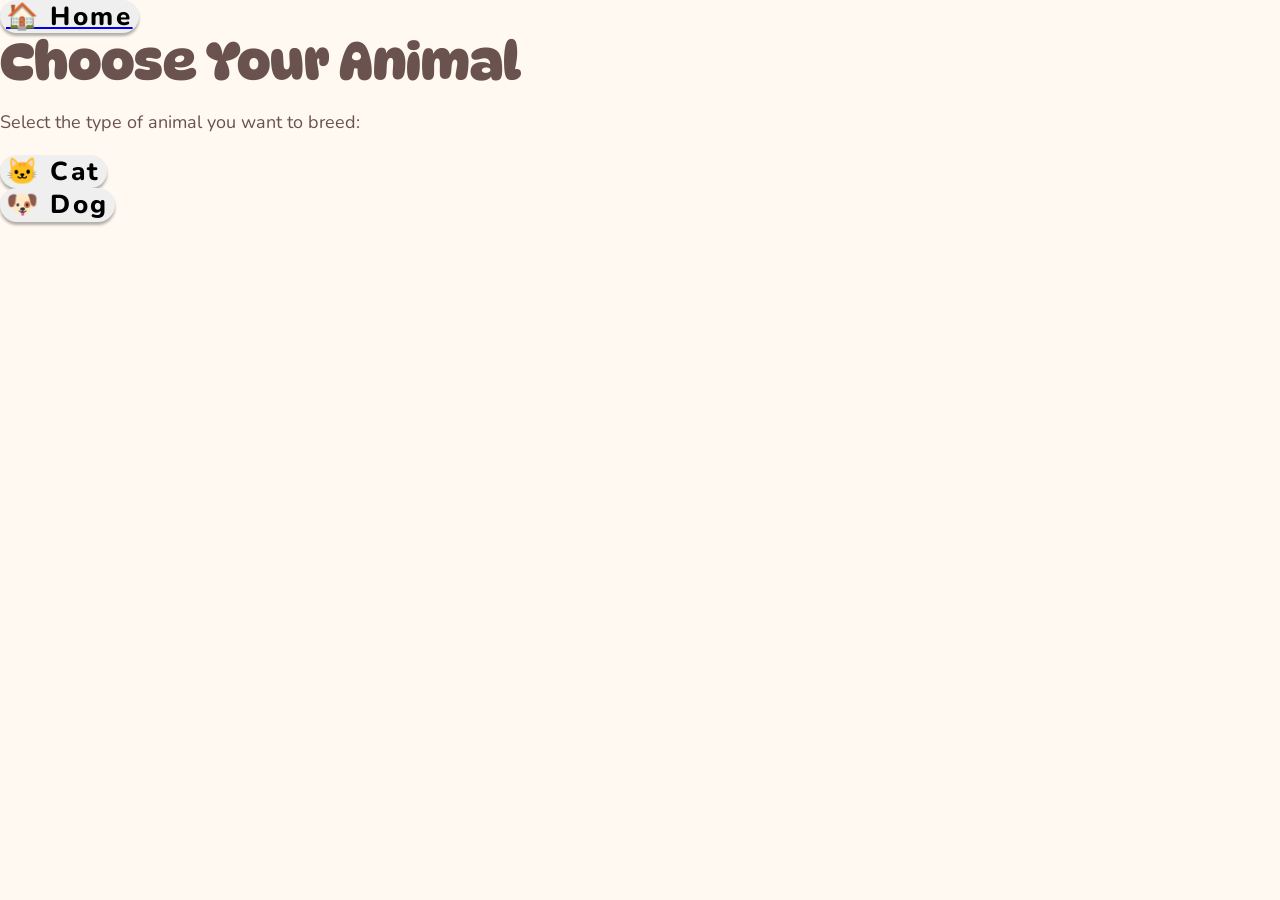
<file: html/result.html>
<!DOCTYPE html>
<html lang="en">

<head>
    <meta charset="UTF-8">
    <meta name="viewport" content="width=device-width, initial-scale=1.0">
    <title>Result</title>
    <link rel="stylesheet" href="../CSS/general.css">
    <link rel="stylesheet" href="../CSS/result.css">
</head>

<body>
    <h1 id="animal-title"></h1>
    <h2>Overall Welfare Risk</h2>
    <p id="overall-risk"></p>

    <!-- IMG -->
    <div class="avatar-container">

        <div class="avatar-stage">

            <img id="tailImg" alt="Tail">

            <img id="earImg" alt="Ear">

            <img id="bodyImg" alt="Body">

            <img id="eyeImg" alt="Eyes">

        </div>

    </div>

    <div id="selected-animal"></div>
    <h3>Selected Features</h3>
    <!-- <div id="animal-image"></div> -->
    <div id="card-container"></div>
    <!-- <table>
            <thead>
                <tr>
                    <th>Part</th>
                    <th>Your Selection</th>
                    <th>Possible Health Problems</th>
                </tr>
            </thead>

            <tbody id="result-table">

            </tbody>

        </table> -->
    <button id="restartBtn">Restart</button>

    <!--link to JavaScript file-->
    <script src="../JS/avatar.js?v=dev" defer></script>
    <script src="../JS/result.js?v=dev" defer></script>
</body>

</html>
</file>
<file: CSS/general.css>
@import url('https://fonts.googleapis.com/css2?family=DynaPuff:wght@400..700&family=Gochi+Hand&family=Nunito:ital,wght@0,200..1000;1,200..1000&display=swap');

:root {
    /* 字体族设置 */
    --font-title: 'DynaPuff', cursive, sans-serif;
    --font-body: 'Nunito', sans-serif;
    --font-slogan: 'Gochi Hand', cursive;

    /* =========================
     Colors
    ========================= */

    --color-background: #FFF9F1;
    --color-text: #6A524E;
    --color-button: #874FFF;
    --color-button-text: #FFF9F1;
    --color-button-hover: #FFC943;
    --color-accent: #FF9E42;
    --color-selection-bg: #DAB3D0;
    --border-color: #D8D0C3;
    --footer-Allrights-bg: #7760A4;
    --keyword-color: #8D76B9;
    --button-image-bg: #EBD3DB;
    --meetOtherBg: #EEE3EE;

    /* =========================
     Font Size
    ========================= */

    --fs-slogan: clamp(1rem, 0.35vw + 0.9rem, 1.125rem);

    --fs-h1-hero: clamp(2.25rem, 3vw + 1.25rem, 3.25rem);

    --fs-h2-section: clamp(1.875rem, 2.5vw + 1rem, 2.5rem);

    --fs-h3-subsection: clamp(1.5rem, 1.5vw + 1rem, 2rem);

    --fs-h4: clamp(1.25rem, 1vw + 0.875rem, 1.625rem);

    --fs-h5: clamp(1.125rem, 0.75vw + 0.8rem, 1.375rem);

    --fs-h6: clamp(1rem, 0.5vw + 0.75rem, 1.125rem);

    --fs-body: clamp(1rem, 0.35vw + 0.9rem, 1.125rem);

    /* --fs-body-large: clamp(1rem, 0.5vw + 0.95rem, 1.25rem); */

    --fs-button: clamp(1.25rem, 1vw + 0.875rem, 1.625rem);


    /* =========================
     Font Weight
    ========================= */

    --fw-regular: 400;
    --fw-medium: 500;
    --fw-semibold: 600;
    --fw-bold: 700;
    --fw-extra-bold: 800;
    --fw-black: 900;


    /* =========================
     Line Height
    ========================= */

    --lh-slogan: 1.3;

    --lh-h1-hero: 1.1;
    --lh-h2-section: 1.15;
    --lh-h3-subsection: 1.2;
    --lh-h4: 1.2;
    --lh-h5: 1.25;
    /* --lh-h6: 1.25; */

    --lh-body: 1.6;
    --lh-body-large: 1.5;

    --lh-button: 1.2;

    --shadow: 0px 3px 2.8px rgba(0, 0, 0, 0.3);
}

* {
    box-sizing: border-box;
}

html,
body {
    margin: 0;
    padding: 0;
    width: 100%;
    min-height: 100%;
}

body {
    min-height: 100vh;
    margin: 0;
    font-family: var(--font-body);
    color: var(--color-text);
    background-color: var(--color-background);
}

.content {
    max-width: 1200px;
    /* 1140 */
    margin: 0 auto;
    padding: clamp(1rem, 2vw, 1.5rem) clamp(1rem, 3vw, 3rem);
    box-sizing: border-box;
}

/* =========================================
   Font Styles
========================================= */

h1 {
    font-family: "DynaPuff", sans-serif;
    font-size: var(--fs-h1-hero);
    font-weight: var(--fw-bold);
    line-height: var(--lh-h1-hero);
    margin: 0;
}

h2 {
    font-family: "DynaPuff", sans-serif;
    font-size: var(--fs-h2-section);
    font-weight: var(--fw-semibold);
    line-height: var(--lh-h2-section);
    margin: 0;
}

h3 {
    font-family: "DynaPuff", sans-serif;
    font-size: var(--fs-h3-subsection);
    font-weight: var(--fw-semibold);
    line-height: var(--lh-h3-subsection);
    margin: 0;
}

h4 {
    font-family: "DynaPuff", sans-serif;
    font-size: var(--fs-h4);
    font-weight: var(--fw-semibold);
    line-height: var(--lh-h4);
    margin: 0;
}

h5 {
    font-family: "Nunito", sans-serif;
    font-size: var(--fs-h5);
    font-weight: var(--fw-semibold);
    line-height: var(--lh-h5);
    margin: 0;
}

h6 {
    font-family: "Nunito", sans-serif;
    font-size: var(--fs-h6);
    font-weight: var(--fw-semibold);
    /* line-height: var(--lh-h6); */
    margin: 0;
}

p {
    font-family: "Nunito", sans-serif;
    font-size: var(--fs-body);
    font-weight: var(--fw-regular);
    line-height: var(--lh-body);
}

.body {
    font-family: "Nunito", sans-serif;
    font-size: var(--fs-body);
    font-weight: var(--fw-regular);
    line-height: var(--lh-body);
}

/* .body-large {
    font-family: "Nunito", sans-serif;
    font-size: var(--fs-body-large);
    font-weight: var(--fw-regular);
    line-height: var(--lh-body-large);
} */

button {
    font-family: "Nunito", sans-serif;
    border: none;
    font-size: var(--fs-button);
    font-weight: var(--fw-extra-bold);
    line-height: var(--lh-button);
    letter-spacing: 0.1em;
    display: flex;
    flex-direction: row;
    align-items: center;
    border-radius: 80px;
    box-shadow: var(--shadow);
    /* justify-content: center; */
}

.slogan {
    font-family: "Gochi Hand", cursive;
    font-size: var(--fs-slogan);
    font-weight: var(--fw-regular);
    line-height: var(--lh-slogan);
}

/* =========================================
   Button Styles
========================================= */

/* start button */
.Home-btn,
.restartBtn {
    background-color: var(--color-button);
    color: var(--color-button-text);
    padding:
        clamp(7px, 0.8vw, 12px) clamp(7px, 0.8vw, 12px) clamp(7px, 0.8vw, 12px) clamp(35px, 4vw, 50px);
    gap: clamp(35px, 4vw, 50px);
    transition:
        transform 0.2s;
}

.Home-btn:hover,
.restartBtn:hover {
    background-color: var(--color-button-hover);
    color: var(--color-background);
}

.StartIcon {
    width: clamp(40px, 5vw, 50px);
    height: clamp(40px, 5vw, 50px);
}

/* Back & next button */
#backBtn,
#nextBtn,
.rightpaws-button {
    padding: 10px 25px;
    gap: clamp(10px, 4vw, 15px);
    border: var(--color-button) solid 3px;
}

#backBtn {
    background-color: var(--color-background);
    color: var(--color-button);
}

#nextBtn,
.rightpaws-button {
    background-color: var(--color-button);
    color: var(--color-button-text);
}

#backBtn:hover,
#nextBtn:hover,
.rightpaws-button:hover {
    border: var(--color-button-hover) solid 3px;
    color: var(--color-button-hover);
}

#nextBtn:hover,
.rightpaws-button:hover {
    background-color: var(--color-button-hover);
    color: var(--color-background);
}

.backHome {
    width: clamp(43px, 6vw, 57px);
    height: clamp(43px, 6vw, 57px);

    padding: 0;
    margin: 0;

    /* border: none; */
    /* outline: none; */

    color: var(--color-button);
}

.backHome:hover {
    color: var(--color-button-hover);
}

/* =========================================
   Choose Button
========================================= */

.choose-btn {
    background-color: var(--color-background);

    border: var(--border-color) solid 4px;
    border-radius: 20px;

    padding: 20px;

    display: flex;
    flex-direction: column;

    align-items: center;
    justify-content: center;

    color: var(--color-text);

    font-size: var(--fs-h5);

    gap: 12px;

    overflow: hidden;

    min-width: 0;
    min-height: 0;
}


/* =========================================
   Choose Button Image Box
========================================= */

.choose-btn-image {
    width: 120px;
    height: 120px;

    flex: 0 0 120px;

    background-color: var(--button-image-bg);

    border-radius: 15px;

    padding: 10px;

    display: flex;

    align-items: center;
    justify-content: center;

    overflow: hidden;
}


/* =========================================
   Choose Button Image
========================================= */

.choose-btn-image img {
    width: 100%;
    height: 100%;

    max-width: 100%;
    max-height: 100%;

    object-fit: contain;

    display: block;
}


/* =========================================
   Selected
========================================= */

.selected {
    border: 4px solid var(--color-button);
}

.Home-btn:hover,
#backBtn:hover,
#nextBtn:hover,
.rightpaws-button:hover,
.backHome:hover {
    cursor: pointer;
    transform: translateY(-2px);
}


/* =========================================
   Avatar Container
========================================= */

.avatar-container {

    width: 300px;
    height: 300px;

    /* margin: 20px auto; */

    overflow: hidden;
}


/* =========================================
   Avatar Stage
========================================= */

.avatar-stage {

    position: relative;

    width: 300px;
    height: 300px;

    overflow: hidden;

}


/* =========================================
   All Avatar Images
========================================= */

.avatar-stage img {

    position: absolute;

    left: 0;
    top: 0;

    width: 100%;
    height: 100%;

    object-fit: contain;

    transform-origin: center center;

    pointer-events: none;

}


/* =========================================
   Body
========================================= */

#bodyImg {

    left: 0;
    top: 0;

    transform: none;

}


/* =========================================
   Eye / Ear / Tail
========================================= */

#eyeImg,
#earImg,
#tailImg {

    left: 0;
    top: 0;

}

#tailImg {
    z-index: 1;
}


#earImg {
    z-index: 2;
}


#bodyImg {
    z-index: 2;
}


#eyeImg {
    z-index: 4;
}



/* =========================================
   tablet responsive
========================================= */

@media(max-width: 1024px) {
    :root {
        --fs-button: clamp(1.5rem, 1.5vw + 1rem, 2rem);
    }

    /* =========================================
        Button Styles
    ========================================= */
    .Home-btn {
        padding:
            clamp(10px, 0.8vw, 12px) clamp(10px, 0.8vw, 12px) clamp(10px, 0.8vw, 12px) clamp(35px, 4vw, 50px);
    }

    .StartIcon {
        width: clamp(50px, 5vw, 60px);
        height: clamp(50px, 5vw, 60px);
    }

    /* body {
        background: rgb(255, 0, 183);
    } */

    /* .content {
        padding: 10px 20px;
    } */
}

/* =========================================
   phone responsive
========================================= */

@media(max-width: 768px) {
    :root {
        --fs-button: clamp(1.25rem, 1vw + 0.875rem, 1.625rem);
    }

    /* =========================================
        Button Styles
    ========================================= */
    .Home-btn {
        padding:
            clamp(7px, 0.8vw, 12px) clamp(7px, 0.8vw, 12px) clamp(7px, 0.8vw, 12px) clamp(35px, 4vw, 50px);
    }

    .StartIcon {
        width: clamp(40px, 5vw, 50px);
        height: clamp(40px, 5vw, 50px);
    }

}

/* =========================================
   phone background responsive
========================================= */
/* @media(max-width: 480px) {
    body {
        background-image: url("../img/phone-bg.png");
    }
} */
</file>
<file: CSS/index.css>
body {
    min-height: 100vh;
    background-image: url("../img/Background.webp");
    background-size: cover;
    background-repeat: no-repeat;
    background-attachment: fixed;
    background-position: center;
}

/* =========================================
   content layout
========================================= */
.content {
    display: flex;
    flex-direction: column;
    align-items: center;
    justify-content: center;
    height: 100vh;
}


/* =========================================
   index layout
========================================= */
#index {
    display: flex;
    flex-direction: column;
    align-items: center;
    /* align-content: center; */
    justify-content: space-between;
    height: 70vh;
    width: 100%;
    /* gap: 30px; */
    /* padding: clamp(2rem, 4vw + 1rem, 3.5rem); */
}


/* =========================================
   index logo img
========================================= */
.logo {
    width: clamp(280px, 60vw, 420px);
    height: auto;
}


/* =========================================
   phone responsive
========================================= */
@media(max-width: 768px) {
    body {
        background-image: url("../img/phone-bg.webp");
    }
}
</file>
<file: CSS/admin.css>
.panel {

    margin-top: 20px;

}



input {

    width: 80px;

}
</file>
<file: CSS/question.css>
/* =========================================
   Question Page
========================================= */

body.cat,
body.dog {
    width: 100%;
    min-height: 100vh;

    background-image: url("../img/factoryBg.png");
    background-size: cover;
    background-repeat: no-repeat;
    background-position: center;
    background-attachment: fixed;

    /*
        Desktop:
        Keep the page locked to one screen.
    */
    overflow: hidden;
}


/* =========================================
   Main Layout
========================================= */

.content {
    width: 100%;
    height: 100vh;

    display: flex;
    flex-direction: row;

    gap: 24px;

    max-width: 1200px;
    margin: 0 auto;

    padding:
        clamp(16px, 2vw, 24px) clamp(16px, 3vw, 48px);

    box-sizing: border-box;
}


/* =========================================
   Left / Preview
========================================= */

.preview {
    position: relative;

    width: 50%;
    height: 100%;

    display: flex;
    flex-direction: column;

    justify-content: center;
    align-items: center;
}


/* =========================================
   Avatar
========================================= */

.avatar-container {
    /* width: min(30vw, 500px); */
    width: max(250px, min(40vw, 500px));
    height: max(250px, min(40vw, 500px));
    aspect-ratio: 1 / 1;

    overflow: hidden;

    display: flex;
    justify-content: center;
    align-items: center;
}


.avatar-stage {
    position: relative;

    width: 100%;
    height: 100%;

    overflow: hidden;
}


.avatar-stage img {
    position: absolute;

    left: 0;
    top: 0;

    width: 100%;
    height: 100%;

    object-fit: contain;

    transform-origin: center center;

    pointer-events: none;
}


/* =========================================
   Avatar Layer
========================================= */

#tailImg {
    z-index: 1;
}

#earImg {
    z-index: 2;
}

#bodyImg {
    z-index: 3;
}

#eyeImg {
    z-index: 4;
}


/* =========================================
   Back Home Button
========================================= */

#homeBtn {
    position: absolute;

    top: 0;
    left: 0;

    z-index: 20;
}


/* =========================================
   Right / Choose Part
========================================= */

.choosePart {
    position: relative;

    width: 50%;
    height: 100%;

    display: flex;

    justify-content: center;
    align-items: center;
}


/* =========================================
   Selection Background
========================================= */

.choosePartbg {
    position: relative;

    width: 100%;
    height: min(85vh, 820px);

    display: flex;
    flex-direction: column;

    justify-content: center;

    background-color: var(--color-selection-bg);

    border-radius: 60px;

    /*
        Space for:
        - Top icons
        - Cards
        - Bottom buttons
    */
    padding:
        65px 30px 45px;

    /*
        Icons and buttons can
        extend outside the panel.
    */
    overflow: visible;
}


/* =========================================
   Part Navigation
========================================= */

.iconcontainer {
    position: absolute;

    top: -38px;
    left: 0;

    width: 100%;

    display: flex;

    justify-content: space-around;
    align-items: flex-start;

    gap: 10px;

    z-index: 20;
}


.partIcon {
    flex: 1;

    display: flex;
    flex-direction: column;

    align-items: center;
}


/* =========================================
   Part Icon Box
========================================= */

.Icon-c {
    width: clamp(65px, 6vw, 93px);
    height: clamp(55px, 5vw, 75px);

    display: flex;

    justify-content: center;
    align-items: center;

    border-radius: 12px;

    box-shadow: var(--shadow);

    flex-shrink: 0;
}


.Icon-c-select {
    background-color: var(--color-text);
}


.Icon-c-Unselect {
    background-color: var(--color-background);
}


/* =========================================
   SVG Icon
========================================= */

#bodyIcon,
#eyeIcon,
#earIcon,
#tailIcon {
    width: auto;

    max-width: 70%;
    max-height: 70%;

    height: auto;

    color: var(--color-text);
}


/*
    Selected Body Icon
*/
#bodyIcon {
    color: var(--color-background);
}



/* =========================================
   Part icon choose hover effect
========================================= */


.partIcon {
    cursor: pointer;
    user-select: none;
}


.partIcon:hover {
    opacity: 0.8;
}


/* =========================================
   Part Name
========================================= */

.partIcon h5 {
    margin: 8px 0 0;

    color: var(--color-text);

    text-align: center;

    white-space: nowrap;
}


/* =========================================
   Selection Cards
========================================= */

.buttonGrid {
    width: 100%;

    display: grid;

    grid-template-columns:
        repeat(2, minmax(0, 1fr));

    grid-template-rows:
        repeat(2, minmax(0, 1fr));

    gap: clamp(12px, 1.2vw, 16px);

    /*
        Desktop:
        Fill the available middle space.
    */
    flex: 1;

    min-height: 0;
}


.buttonGrid>button {
    width: 100%;
    min-width: 0;
    min-height: 0;
}


/* =========================================
   Selection Buttons
========================================= */

.choose-btn {
    width: 100%;
    height: 100%;

    min-height: 0;

    padding: 12px;

    display: flex;

    flex-direction: column;

    justify-content: center;
    align-items: center;

    color: var(--color-text);

    overflow: hidden;
}


/* =========================================
   Selection Button Image
========================================= */

.choose-btn-image {
    background-color: var(--button-image-bg);

    border-radius: 15px;

    padding:
        clamp(1.125rem, 0.75vw + 0.8rem, 1.375rem);

    display: flex;

    align-items: center;
    justify-content: center;

    flex-shrink: 0;
}


.choose-btn-image img {
    width: clamp(60px, 6vw, 96px);
    height: clamp(60px, 6vw, 96px);

    object-fit: contain;
}


/* =========================================
   Option Name
========================================= */

.option-name {
    text-align: center;

    line-height: 1.2;
}


/* =========================================
   Selected Card
========================================= */

.selected {
    border: 4px solid var(--color-button);
}


/* =========================================
   Back / Next Button Container
========================================= */

.QuestionButtonLayout {
    position: absolute;

    bottom: -25px;
    left: 0;

    width: 100%;

    display: flex;

    justify-content: space-between;
    align-items: center;

    gap: 16px;

    padding:
        0 30px;

    z-index: 20;
}


/* =========================================
   Back / Next Buttons
========================================= */

#backBtn,
#nextBtn {
    flex: 1;

    max-width: 230px;

    justify-content: center;

    padding:
        clamp(8px, 1vw, 10px) clamp(16px, 2vw, 25px);
}


/* =========================================
   Tablet
   769px - 1024px
========================================= */

@media (max-width: 1024px) {

    /* =========================================
       Main
    ========================================= */

    .content {
        gap: 16px;

        padding:
            16px 24px;
    }


    /* =========================================
       Preview
    ========================================= */

    .avatar-container {
        width: min(35vw, 350px);
        height: min(35vw, 350px);
    }


    /* =========================================
       Choose Panel
    ========================================= */

    .choosePartbg {
        border-radius: 45px;

        padding:
            55px 20px 40px;
    }


    /* =========================================
       Icons
    ========================================= */

    .iconcontainer {
        top: -30px;
    }


    .Icon-c {
        width: 70px;
        height: 60px;

        border-radius: 10px;
    }


    #bodyIcon,
    #eyeIcon,
    #earIcon,
    #tailIcon {
        max-width: 65%;
        max-height: 65%;
    }


    .partIcon h5 {
        margin-top: 6px;
    }


    /* =========================================
       Cards
    ========================================= */

    .choose-btn {
        padding: 8px;
    }


    .choose-btn-image img {
        width: 70px;
        height: 70px;
    }


    /* =========================================
       Bottom Buttons
    ========================================= */

    .QuestionButtonLayout {
        bottom: -23px;

        padding:
            0 20px;
    }
}


/* =========================================
   Mobile
   <= 768px
========================================= */

@media (max-width: 768px) {

    /* =========================================
       Body
    ========================================= */

    body.cat,
    body.dog {
        width: 100%;
        min-height: 100vh;

        /*
            Remove desktop background.
            Background is placed on preview.
        */
        background-image: none;

        /*
            IMPORTANT:
            Allow vertical scrolling.
        */
        overflow-x: hidden;
        overflow-y: auto;
    }


    /* =========================================
       Main Layout
    ========================================= */

    .content {
        width: 100%;
        max-width: none;

        /*
            IMPORTANT:
            Do NOT force 100vh.
        */
        min-height: 100vh;
        height: auto;

        display: flex;
        flex-direction: column;

        gap: 0;

        padding: 0;
        margin: 0;
    }


    /* =========================================
       Preview
    ========================================= */

    .preview {
        width: 100%;

        /*
            Preview takes approximately
            the upper 42% of the screen.
        */
        height: 42vh;

        /*
            Prevent avatar area from
            becoming too small.
        */
        min-height: 260px;

        flex-shrink: 0;

        display: flex;

        justify-content: center;
        align-items: center;

        background-image:
            url("../img/factoryBg.png");

        background-size: cover;
        background-repeat: no-repeat;
        background-position: center;
    }


    /* =========================================
       Home Button
    ========================================= */

    #homeBtn {
        position: absolute;

        top: 18px;
        left: 18px;

        z-index: 20;
    }


    /* =========================================
       Avatar
    ========================================= */

    .avatar-container {
        width: min(62vw, 260px);

        height: auto;

        aspect-ratio: 1 / 1;

        overflow: hidden;
    }


    .avatar-stage {
        position: relative;

        width: 100%;
        height: 100%;

        overflow: hidden;
    }


    /* =========================================
       Choose Part
    ========================================= */

    .choosePart {
        width: 100%;

        /*
            IMPORTANT:
            Allow the section to grow with
            the content instead of forcing 55vh.
        */
        min-height: 58vh;
        height: auto;

        flex-shrink: 0;

        display: flex;

        align-items: stretch;
        justify-content: flex-start;
    }


    /* =========================================
       Selection Background
    ========================================= */

    .choosePartbg {
        position: relative;

        width: 100%;

        /*
            Allow content to determine height.
        */
        height: auto;
        min-height: 100%;

        border-radius: 0;

        padding:
            14px 16px 16px;

        display: flex;

        flex-direction: column;

        justify-content: flex-start;

        /*
            Allow content to extend if necessary.
        */
        overflow: visible;
    }


    /* =========================================
       Part Navigation
    ========================================= */

    .iconcontainer {
        /*
            IMPORTANT:
            Put icons back into normal flow.
        */
        position: static;

        width: 100%;

        display: flex;

        justify-content: space-around;
        align-items: flex-start;

        gap: 4px;

        padding: 0;

        flex-shrink: 0;

        z-index: auto;
    }


    .partIcon {
        flex: 1;

        min-width: 0;

        display: flex;

        flex-direction: column;

        align-items: center;
    }


    /* =========================================
       Icon Box
    ========================================= */

    .Icon-c {
        width:
            clamp(50px,
                16vw,
                60px);

        height:
            clamp(48px,
                14vw,
                55px);

        border-radius: 10px;

        flex-shrink: 0;
    }


    #bodyIcon,
    #eyeIcon,
    #earIcon,
    #tailIcon {
        max-width: 65%;
        max-height: 65%;
    }


    /* =========================================
       Part Name
    ========================================= */

    .partIcon h5 {
        margin:
            5px 0 0;

        font-size:
            clamp(0.7rem,
                3vw,
                0.85rem);

        line-height: 1;

        white-space: nowrap;
    }


    /* =========================================
       Selection Cards
    ========================================= */

    .buttonGrid {
        width: 100%;

        display: grid;

        grid-template-columns:
            repeat(2, minmax(0, 1fr));

        grid-template-rows:
            repeat(2,
                minmax(120px, auto));

        gap: 8px;

        /*
            IMPORTANT:
            Do not let flexbox shrink the cards.
        */
        flex: none;

        min-height: 0;

        margin-top: 14px;
        margin-bottom: 16px;
    }


    .buttonGrid>button {
        width: 100%;

        min-width: 0;

        min-height: 120px;
    }


    /* =========================================
       Selection Card
    ========================================= */

    .choose-btn {
        width: 100%;
        height: 100%;

        min-height: 120px;

        padding: 8px;

        border-radius: 12px;

        gap: 8px;

        overflow: hidden;
    }


    /* =========================================
       Card Image Container
    ========================================= */

    .choose-btn-image {
        padding: 8px;

        border-radius: 12px;

        flex-shrink: 0;
    }


    /* =========================================
       Card Image
    ========================================= */

    .choose-btn-image img {
        width:
            clamp(55px,
                18vw,
                80px);

        height:
            clamp(55px,
                18vw,
                80px);

        object-fit: contain;
    }


    /* =========================================
       Card Text
    ========================================= */

    .option-name {
        font-size:
            clamp(0.8rem,
                3.2vw,
                1rem);

        line-height: 1.1;

        text-align: center;
    }


    /* =========================================
       Back / Next Layout
    ========================================= */

    .QuestionButtonLayout {
        /*
            IMPORTANT:
            Return to normal document flow.
        */
        position: static;

        width: 100%;

        display: flex;

        justify-content: space-between;
        align-items: center;

        gap: 10px;

        padding: 0;

        flex-shrink: 0;

        z-index: auto;
    }


    /* =========================================
       Back / Next Buttons
    ========================================= */

    #backBtn,
    #nextBtn {
        flex: 1;

        width: 100%;

        max-width: none;

        height: 44px;
        min-height: 44px;

        padding:
            5px 12px;

        gap: 8px;

        justify-content: center;

        font-size:
            clamp(0.95rem,
                4vw,
                1.15rem);

        letter-spacing: 0.03em;
    }


    /* =========================================
       Button Icons
    ========================================= */

    #backButtonIcon,
    #nextButtonIcon {
        width: 18px;
        height: 21px;
    }
}


/* =========================================
   Small Mobile
   <= 480px
========================================= */

@media (max-width: 480px) {

    /* =========================================
       Preview
    ========================================= */

    .preview {
        height: 40vh;

        min-height: 240px;
    }


    /* =========================================
       Avatar
    ========================================= */

    .avatar-container {
        width: min(60vw, 230px);
    }


    /* =========================================
       Choose Part
    ========================================= */

    .choosePart {
        min-height: 60vh;
    }


    .choosePartbg {
        padding:
            12px 12px 14px;
    }


    /* =========================================
       Icons
    ========================================= */

    .iconcontainer {
        gap: 4px;
    }


    .Icon-c {
        width:
            clamp(48px,
                15vw,
                56px);

        height:
            clamp(46px,
                14vw,
                52px);
    }


    .partIcon h5 {
        font-size:
            clamp(0.68rem,
                3vw,
                0.8rem);
    }


    /* =========================================
       Cards
    ========================================= */

    .buttonGrid {
        gap: 7px;

        grid-template-rows:
            repeat(2,
                minmax(105px, auto));
    }


    .buttonGrid>button,
    .choose-btn {
        min-height: 105px;
    }


    .choose-btn {
        padding: 6px;

        border-radius: 10px;

        gap: 6px;
    }


    .choose-btn-image {
        padding: 6px;

        border-radius: 10px;
    }


    .choose-btn-image img {
        width: 58px;
        height: 58px;
    }


    .option-name {
        font-size: 0.8rem;
    }


    /* =========================================
       Bottom Buttons
    ========================================= */

    .QuestionButtonLayout {
        gap: 8px;
    }


    #backBtn,
    #nextBtn {
        height: 42px;
        min-height: 42px;

        padding:
            5px 10px;

        font-size: 1rem;
    }


    #backButtonIcon,
    #nextButtonIcon {
        width: 17px;
        height: 20px;
    }
}


/* =========================================
   Very Small Phone
   <= 360px
========================================= */

@media (max-width: 360px) {

    /* =========================================
       Preview
    ========================================= */

    .preview {
        height: 38vh;

        min-height: 225px;
    }


    .avatar-container {
        width: 190px;
    }


    /* =========================================
       Choose Part
    ========================================= */

    .choosePart {
        min-height: 62vh;
    }


    .choosePartbg {
        padding:
            10px 10px 12px;
    }


    /* =========================================
       Icons
    ========================================= */

    .Icon-c {
        width: 46px;
        height: 44px;

        border-radius: 8px;
    }


    .partIcon h5 {
        margin-top: 4px;

        font-size: 0.68rem;
    }


    /* =========================================
       Cards
    ========================================= */

    .buttonGrid {
        gap: 6px;

        margin-top: 10px;
        margin-bottom: 12px;

        grid-template-rows:
            repeat(2,
                minmax(95px, auto));
    }


    .buttonGrid>button,
    .choose-btn {
        min-height: 95px;
    }


    .choose-btn-image img {
        width: 50px;
        height: 50px;
    }


    .option-name {
        font-size: 0.75rem;
    }


    /* =========================================
       Bottom Buttons
    ========================================= */

    #backBtn,
    #nextBtn {
        height: 40px;
        min-height: 40px;

        padding:
            4px 8px;

        font-size: 0.9rem;
    }


    #backButtonIcon,
    #nextButtonIcon {
        width: 16px;
        height: 19px;
    }
}
</file>
<file: CSS/choose_animal.css>
/* =========================================
   Choose Animal Page
========================================= */

html,
body {
    width: 100%;
    min-height: 100%;
    margin: 0;
    padding: 0;
}

/* =========================================
   Main Background / Top Area
========================================= */

.ChooseAnimal {
    width: 100%;
    height: 60vh;
    min-height: 420px;

    background-image: url("../img/chooseCatDog.png");
    background-size: cover;
    background-repeat: no-repeat;
    background-position: center;

    position: relative;

    z-index: 1;
}


/* =========================================
   Top Content
========================================= */

.ChooseAnimal .content {
    width: 100%;
    height: 100%;

    max-width: 1200px;

    margin: 0 auto;

    padding:
        clamp(1rem, 2vw, 1.5rem) clamp(1rem, 3vw, 3rem);

    display: flex;

    flex-direction: column;

    align-items: center;
    justify-content: center;

    position: relative;

    z-index: 2;
}


/* =========================================
   Back / Confirm Buttons
========================================= */

#ChooseAnimalbutton {
    width: 100%;

    display: flex;

    align-items: flex-start;
    justify-content: space-between;

    position: absolute;

    top:
        clamp(1rem, 2vw, 1.5rem);

    left: 0;

    padding:
        0 clamp(1rem, 3vw, 3rem);

    z-index: 20;
}


/* =========================================
   Back Home
========================================= */

#ChooseAnimalbutton .backHome {
    flex-shrink: 0;
}


/* =========================================
   Confirm Button
========================================= */

#confirmBtn {
    flex-shrink: 0;

    justify-content: center;
}


/* =========================================
   Avatar
========================================= */

.ChooseAnimal .avatar-container {
    width: min(32vw, 380px);
    height: auto;

    aspect-ratio: 1 / 1;

    overflow: hidden;

    flex-shrink: 0;
}


.ChooseAnimal .avatar-stage {
    position: relative;

    width: 100%;
    height: 100%;

    overflow: hidden;
}


.ChooseAnimal .avatar-stage img {
    position: absolute;

    left: 0;
    top: 0;

    width: 100%;
    height: 100%;

    object-fit: contain;

    transform-origin: center center;

    pointer-events: none;
}


/* =========================================
   Avatar Layer
========================================= */

#tailImg {
    z-index: 1;
}

#earImg {
    z-index: 2;
}

#bodyImg {
    z-index: 3;
}

#eyeImg {
    z-index: 4;
}


/* =========================================
   Animal Selection Panel
========================================= */

.animal-selection {
    width: 100%;
    height: 40vh;

    min-height: 280px;

    background-image: url("../img/panel-01.png");
    background-size: cover;
    background-repeat: no-repeat;
    background-position: center;

    position: relative;

    z-index: 10;
}


/* =========================================
   Animal Selection Content
========================================= */

.animal-selection .content {
    width: 100%;
    height: 100%;

    max-width: 1200px;

    margin: 0 auto;

    padding:
        clamp(1rem, 2vw, 1.5rem) clamp(1rem, 3vw, 3rem);

    display: flex;

    flex-direction: row;

    align-items: center;
    justify-content: center;

    gap: clamp(20px, 4vw, 40px);
}


/* =========================================
   Cat / Dog Buttons
========================================= */

.animal-selection .choose-btn {
    width: min(30vw, 300px);
    height: min(25vh, 230px);

    min-height: 180px;

    flex-shrink: 0;

    display: flex;

    flex-direction: column;

    align-items: center;
    justify-content: center;

    gap: clamp(10px, 1vw, 18px);

    cursor: pointer;
}


/* =========================================
   Animal Image Container
========================================= */

.animal-selection .choose-btn-image {
    display: flex;

    align-items: center;
    justify-content: center;

    flex-shrink: 0;
}


/* =========================================
   Animal Image
========================================= */

.animal-selection .choose-btn-image img {
    width: clamp(70px, 8vw, 100px);
    height: clamp(70px, 8vw, 100px);

    object-fit: contain;
}


/* =========================================
   Selected Animal
========================================= */

.animal-selection .choose-btn.selected {
    border:
        4px solid var(--color-button);
}


/* =========================================
   Tablet
   769px - 1024px
========================================= */

@media (max-width: 1024px) {

    .ChooseAnimal {
        height: 58vh;

        min-height: 380px;

        background-position: center center;
    }


    .ChooseAnimal .content {
        padding:
            16px 24px;
    }


    #ChooseAnimalbutton {
        padding:
            0 24px;
    }


    .ChooseAnimal .avatar-container {
        width: min(38vw, 330px);
    }


    .animal-selection {
        height: 42vh;
        min-height: 270px;
    }


    .animal-selection .content {
        padding:
            16px 24px;

        gap: 24px;
    }


    .animal-selection .choose-btn {
        width: min(35vw, 270px);

        height: 210px;

        min-height: 160px;
    }
}


/* =========================================
   Mobile
   <= 768px
========================================= */

@media (max-width: 768px) {

    html,
    body {
        width: 100%;

        min-height: 100%;

        overflow-x: hidden;
        overflow-y: auto;
    }


    /* =====================================
       Top Area
    ===================================== */

    .ChooseAnimal {
        width: 100%;

        height: 52vh;

        min-height: 360px;

        background-size: cover;

        background-position: center center;
    }


    .ChooseAnimal .content {
        width: 100%;

        height: 100%;

        padding: 0;

        justify-content: center;
    }


    /* =====================================
       Top Buttons
    ===================================== */

    #ChooseAnimalbutton {
        width: 100%;

        top: 16px;
        left: 0;

        padding:
            0 16px;

        align-items: center;
    }


    #ChooseAnimalbutton .backHome {
        width: 48px;
        height: 48px;
    }


    #ChooseAnimalbutton .backHome svg {
        width: 48px;
        height: 48px;
    }


    #confirmBtn {
        min-height: 44px;

        padding:
            7px 14px 7px 18px;

        gap: 8px;

        font-size:
            clamp(0.95rem,
                4vw,
                1.15rem);
    }


    #confirmBtn svg {
        width: 20px;
        height: 23px;
    }


    /* =====================================
       Avatar
    ===================================== */

    .ChooseAnimal .avatar-container {
        width: min(65vw, 270px);

        height: auto;

        aspect-ratio: 1 / 1;

        margin-top: 20px;
    }


    .ChooseAnimal .avatar-stage {
        width: 100%;
        height: 100%;
    }


    /* =====================================
       Bottom Panel
    ===================================== */

    .animal-selection {
        width: 100%;

        height: auto;

        min-height: 48vh;

        background-size: cover;

        background-position: center top;

        position: relative;
    }


    /* =====================================
       Panel Content
    ===================================== */

    .animal-selection .content {
        width: 100%;

        height: auto;

        min-height: 48vh;

        padding:
            28px 16px 32px;

        display: flex;

        flex-direction: column;

        align-items: center;
        justify-content: center;

        gap: 16px;
    }


    /* =====================================
       Cat / Dog Buttons
    ===================================== */

    .animal-selection .choose-btn {
        width: 100%;

        max-width: 330px;

        height: auto;

        min-height: 150px;

        padding: 14px;

        flex-shrink: 0;

        gap: 8px;

        border-radius: 18px;

        font-size:
            clamp(1.05rem,
                4vw,
                1.3rem);
    }


    /* =====================================
       Animal Image
    ===================================== */

    .animal-selection .choose-btn-image {
        padding: 8px;

        border-radius: 12px;
    }


    .animal-selection .choose-btn-image img {
        width:
            clamp(65px,
                20vw,
                90px) !important;

        height:
            clamp(65px,
                20vw,
                90px) !important;
    }
}


/* =========================================
   Small Mobile
   <= 480px
========================================= */

@media (max-width: 480px) {

    .ChooseAnimal {
        height: 48vh;

        min-height: 320px;

        background-position: center center;
    }


    #ChooseAnimalbutton {
        top: 12px;

        padding:
            0 12px;
    }


    #ChooseAnimalbutton .backHome {
        width: 43px;
        height: 43px;
    }


    #ChooseAnimalbutton .backHome svg {
        width: 43px;
        height: 43px;
    }


    #confirmBtn {
        min-height: 40px;

        padding:
            6px 10px 6px 14px;

        gap: 6px;

        font-size: 0.95rem;

        letter-spacing: 0.05em;
    }


    #confirmBtn svg {
        width: 18px;
        height: 21px;
    }


    .ChooseAnimal .avatar-container {
        width: min(62vw, 230px);

        margin-top: 16px;
    }


    .animal-selection {
        min-height: 52vh;
    }


    .animal-selection .content {
        min-height: 52vh;

        padding:
            24px 12px 28px;

        gap: 12px;
    }


    .animal-selection .choose-btn {
        width: 100%;

        max-width: 300px;

        min-height: 140px;

        padding: 10px;

        border-radius: 16px;
    }


    .animal-selection .choose-btn-image {
        padding: 6px;

        border-radius: 10px;
    }


    .animal-selection .choose-btn-image img {
        width: 70px !important;
        height: 70px !important;
    }
}


/* =========================================
   Very Small Phone
   <= 360px
========================================= */

@media (max-width: 360px) {

    .ChooseAnimal {
        height: 45vh;

        min-height: 290px;
    }


    #ChooseAnimalbutton {
        top: 10px;

        padding:
            0 10px;
    }


    #ChooseAnimalbutton .backHome,
    #ChooseAnimalbutton .backHome svg {
        width: 40px;
        height: 40px;
    }


    #confirmBtn {
        min-height: 38px;

        padding:
            5px 8px 5px 12px;

        font-size: 0.88rem;

        gap: 5px;
    }


    #confirmBtn svg {
        width: 17px;
        height: 20px;
    }


    .ChooseAnimal .avatar-container {
        width: 190px;
    }


    .animal-selection {
        min-height: 55vh;
    }


    .animal-selection .content {
        min-height: 55vh;

        padding:
            20px 10px 24px;

        gap: 10px;
    }


    .animal-selection .choose-btn {
        max-width: 270px;

        min-height: 125px;

        padding: 8px;

        border-radius: 14px;
    }


    .animal-selection .choose-btn-image img {
        width: 60px;
        height: 60px;
    }
}
</file>
<file: CSS/result.css>
/* =========================================
   Ending Background
========================================= */

#endingBg {
    background-size: cover;
    background-repeat: no-repeat;
    background-position: bottom center;

    height: 35rem;

    display: flex;
    justify-content: center;
    align-items: center;
}

/* =========================================
   Ending Background
========================================= */

#endingBg.ending-high {
    background-image: url("../img/badEndingBg.png");
}

#endingBg.ending-medium {
    background-image: url("../img/middleEndingBg.png");
}

#endingBg.ending-low {
    background-image: url("../img/GoodEndingBg.png");
}


/* =========================================
   Ending Content
========================================= */

#endingBg .content {
    width: 100%;
    height: 100%;

    display: flex;
    flex-direction: column;
    justify-content: center;
    align-items: center;

    position: relative;
}


/* =========================================
   Avatar
========================================= */

#endingBg .avatar-container {
    position: relative;

    width: 300px;
    height: 300px;

    z-index: 2;

    overflow: visible;
}


/* =========================================
   Result Title
========================================= */

.result-title {
    position: absolute;

    z-index: 1;

    /* Avatar 上方 */
    top: calc(50% - 200px);

    margin: 0;

    font-size: clamp(50px, 15vw, 90px);

    line-height: 1;

    text-align: center;

    white-space: nowrap;
}

.result-cardTitle {
    margin: 0;
    text-align: center;
}

.keyword {
    color: var(--keyword-color);
}

/* =========================================
   features
========================================= */
.features-title-c {
    display: flex;
    flex-direction: column;
    gap: 1rem;
    margin-bottom: 3rem;
}


/* =========================================
   result-card
========================================= */

#card-container {
    display: flex;
    flex-wrap: wrap;
    align-items: center;
    column-gap: 10px;
    /*top right bottom left*/
}


/* =========================================
   result-card
========================================= */

.result-card {
    width: 24%;
    height: 400px;
    perspective: 1000px;
    position: relative;
}

.result-card .card-front,
.result-card .card-back {

    position: absolute;

    width: 100%;
    height: 100%;

    box-sizing: border-box;

    backface-visibility: hidden;

    transition: transform 0.6s;

    border-radius: 16px;

    padding: 16px;

}

.result-card .card-front {

    background-color: #f8efe2;

    display: flex;

    flex-direction: column;

    align-items: center;

    justify-content: space-between;

    text-align: center;

}


.selection-image {

    width: 140px;

    height: 140px;

    object-fit: contain;

}

.hover-hint {
    width: 100%;
    display: flex;
    justify-content: space-between;
    align-items: center;
}

.hand-icon {
    width: 20%;
    display: flex;
    justify-content: end;
    font-size: 28px;
}

.result-card .card-back {

    background-color: #EEE3EE;
    color: var(--color-text);


    transform: rotateY(180deg);

    overflow: hidden;

    display: flex;

    flex-direction: column;

}

/* =========================================
   Card Back Risk Colors
========================================= */

.result-card .card-back.risk-low {
    background-color: #EEE3EE;
    color: var(--color-text);
}

.result-card .card-back.risk-medium {
    background-color: #73638C;
    color: white;
}

.result-card .card-back.risk-high {
    background-color: #323945;
    color: white;
}

.card-back {
    transform: rotateY(180deg);
}

.result-card:hover .card-front {
    transform: rotateY(180deg);
}

.result-card:hover .card-back {
    transform: rotateY(0deg);
}

/* =========================================
   Risk Badge
========================================= */
.risk-badge {

    align-self: flex-start;

    padding: 5px 12px;

    border-radius: 20px;

    font-size: 13px;

    font-weight: bold;

    margin-bottom: 8px;

}


.risk-badge.low {

    background-color: #4f8053;
    color: var(--color-background);
}


.risk-badge.medium {

    background-color: #efa83d;
    color: var(--color-background);
}


.risk-badge.high {

    background-color: #df6b5f;
    color: var(--color-background);
}


/* =========================================
   Problem Image
========================================= */
.problem-image {

    width: 100%;

    height: 125px;

    object-fit: cover;

    border-radius: 10px;

    margin-bottom: 10px;

}

/* =========================================
   Health Problems
========================================= */

.card-back h4 {

    margin: 4px 0 5px;

    font-size: 14px;

}


.card-back ul {

    margin: 0 0 8px;

    padding-left: 18px;

    font-size: 12px;

}


.card-back li {

    margin-bottom: 2px;

}


.no-problem {

    font-size: 12px;

    margin: 0 0 8px;

}

.breed-info {

    display: flex;

    flex-direction: column;

    margin-top: auto;

    margin-bottom: 10px;

    font-size: 11px;

}


.breed-info strong {

    font-size: 11px;

    margin-bottom: 2px;

}


.breed-info span {

    font-size: 12px;

}

.learn-more-btn {
    font-family: "Nunito", sans-serif;
    font-size: var(--fs-body);
    font-weight: var(--fw-extra-bold);
    line-height: var(--lh-button);
    letter-spacing: 0.1em;
    display: flex;
    flex-direction: row;
    align-items: center;
    justify-content: space-between;
    border-radius: 80px;
    box-shadow: var(--shadow);
    padding: 10px 25px;
    gap: clamp(10px, 4vw, 15px);
    border: var(--color-button) solid 3px;
    background-color: var(--color-button);
    color: var(--color-button-text);
    text-decoration: none;
    transition: transform 0.2s;
}


.learn-more-btn:hover {
    transform: scale(1.03);
    background-color: var(--color-button-hover);
    border-color: var(--color-button-hover);
}

/* =========================================
   result-Button
========================================= */
#restartBtnBg {
    background-image: url(../img/MakeOtherOverlay.png);
    background-size: cover;
    background-repeat: no-repeat;
    background-position-x: 0%;
    display: flex;
    background-color: var(--meetOtherBg);
    border-radius: 50px;
    justify-content: end;
    align-items: center;
    height: 33rem;
    padding: 0px clamp(80px, 15vw, 116px);
    margin: clamp(2.25rem, 3vw + 1.25rem, 3.25rem) 0;
}


.MakeOtherImg {
    width: 50%;
    height: 100%;
}

#restartBtnContainer {
    width: 50%;
    display: flex;
    flex-direction: column;
    align-items: center;
    text-align: center;
    gap: clamp(1.5rem, 1.5vw + 1rem, 2rem);
}

#restartBtn {
    width: 380px;
    justify-content: space-around;
}

/* =========================================
   footer
========================================= */

.AllRights-container {
    background-color: var(--footer-Allrights-bg);
    color: var(--color-background);
}

.AllRights {
    padding: clamp(1.125rem, 0.75vw + 0.8rem, 1.375rem) 0;
    display: flex;
    flex-direction: column;
    align-items: center;
    justify-content: center;
}

.footer {
    background-image: url("../img/Footerbg.png");
    background-size: cover;
    background-repeat: no-repeat;
    background-position: center;
    height: 23rem;
    display: flex;
    flex-direction: column;
    align-items: center;
    justify-content: end;
}

.footer-content {
    display: flex;
    flex-direction: column;
    align-items: center;
}

.logo {
    width: clamp(130px, 15vw, 150px);
    margin-bottom: clamp(1.125rem, 0.75vw + 0.8rem, 1.375rem);
}

.footer-text {
    color: var(--color-background);
}



/* =========================================
   tablet responsive
========================================= */

@media(max-width: 1024px) {
    .result-card {
        width: 49%;
        height: 400px;
        perspective: 1000px;
        position: relative;
    }

    #card-container {
        display: flex;
        flex-wrap: wrap;
        align-items: center;
        column-gap: 10px;
        row-gap: 10px;
        /*top right bottom left*/
    }


    .hover-hint {
        width: 100%;
        display: flex;
        justify-content: end;
        align-items: center;
    }

    .hand-icon {
        width: 10%;
        display: flex;
        justify-content: end;
        font-size: 28px;
    }

    .learn-more-btn {
        width: clamp(15rem, 8vw + 10rem, 16rem);
    }

    #restartBtnBg {
        background-position-x: 20%;
        padding: 0px clamp(50px, 15vw, 60px);
    }

    #restartBtn {
        width: 390px;
    }
}

/* =========================================
   phone responsive
========================================= */

@media(max-width: 768px) {
    .result-card {
        width: 100%;
        height: 400px;
        perspective: 1000px;
        position: relative;
    }

    .hover-hint {
        width: 100%;
        display: flex;
        justify-content: center;
        align-items: center;
    }

    #card-container {
        display: flex;
        flex-wrap: wrap;
        align-items: center;
        column-gap: 0px;
        row-gap: 20px;
        /*top right bottom left*/
    }

    /* =========================================
    result-Button
    ========================================= */

    #restartBtnBg {
        background-image: url(../img/PH-MakeOtherOverlay.png);
        background-size: cover;
        background-repeat: no-repeat;
        background-position-x: center;
        background-position-y: 70%;
        flex-direction: column;
        justify-content: start;
        align-items: center;
        height: 40rem;
        padding: clamp(50px, 15vw, 60px) clamp(2.25rem, 3vw + 1.25rem, 3.25rem);
        margin: clamp(2.25rem, 3vw + 1.25rem, 3.25rem) 0;
    }

    #restartBtnContainer {
        width: 100%;
    }

    #restartBtn {
        width: 100%;
    }

    .footer {
        background-position-x: 48%;
    }

    .result-title {
        font-size: 35px;
    }
}
</file>
